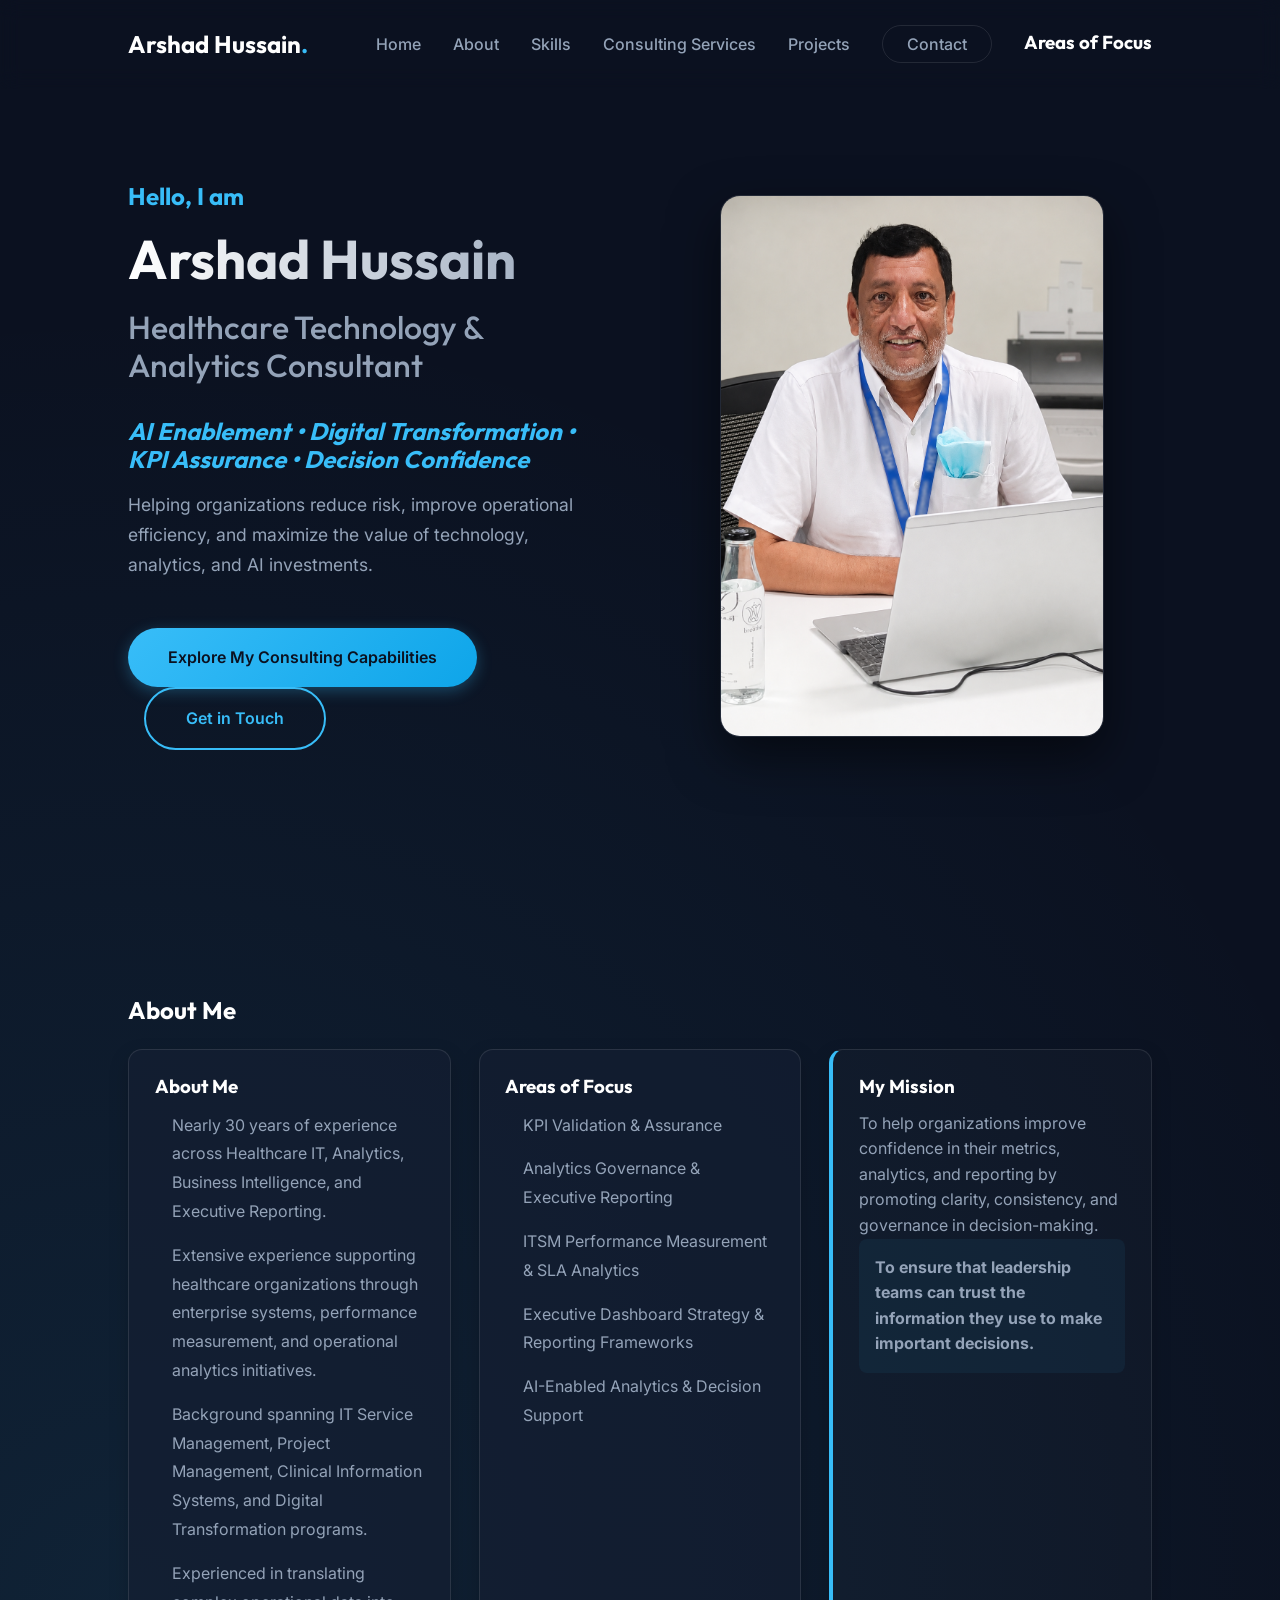
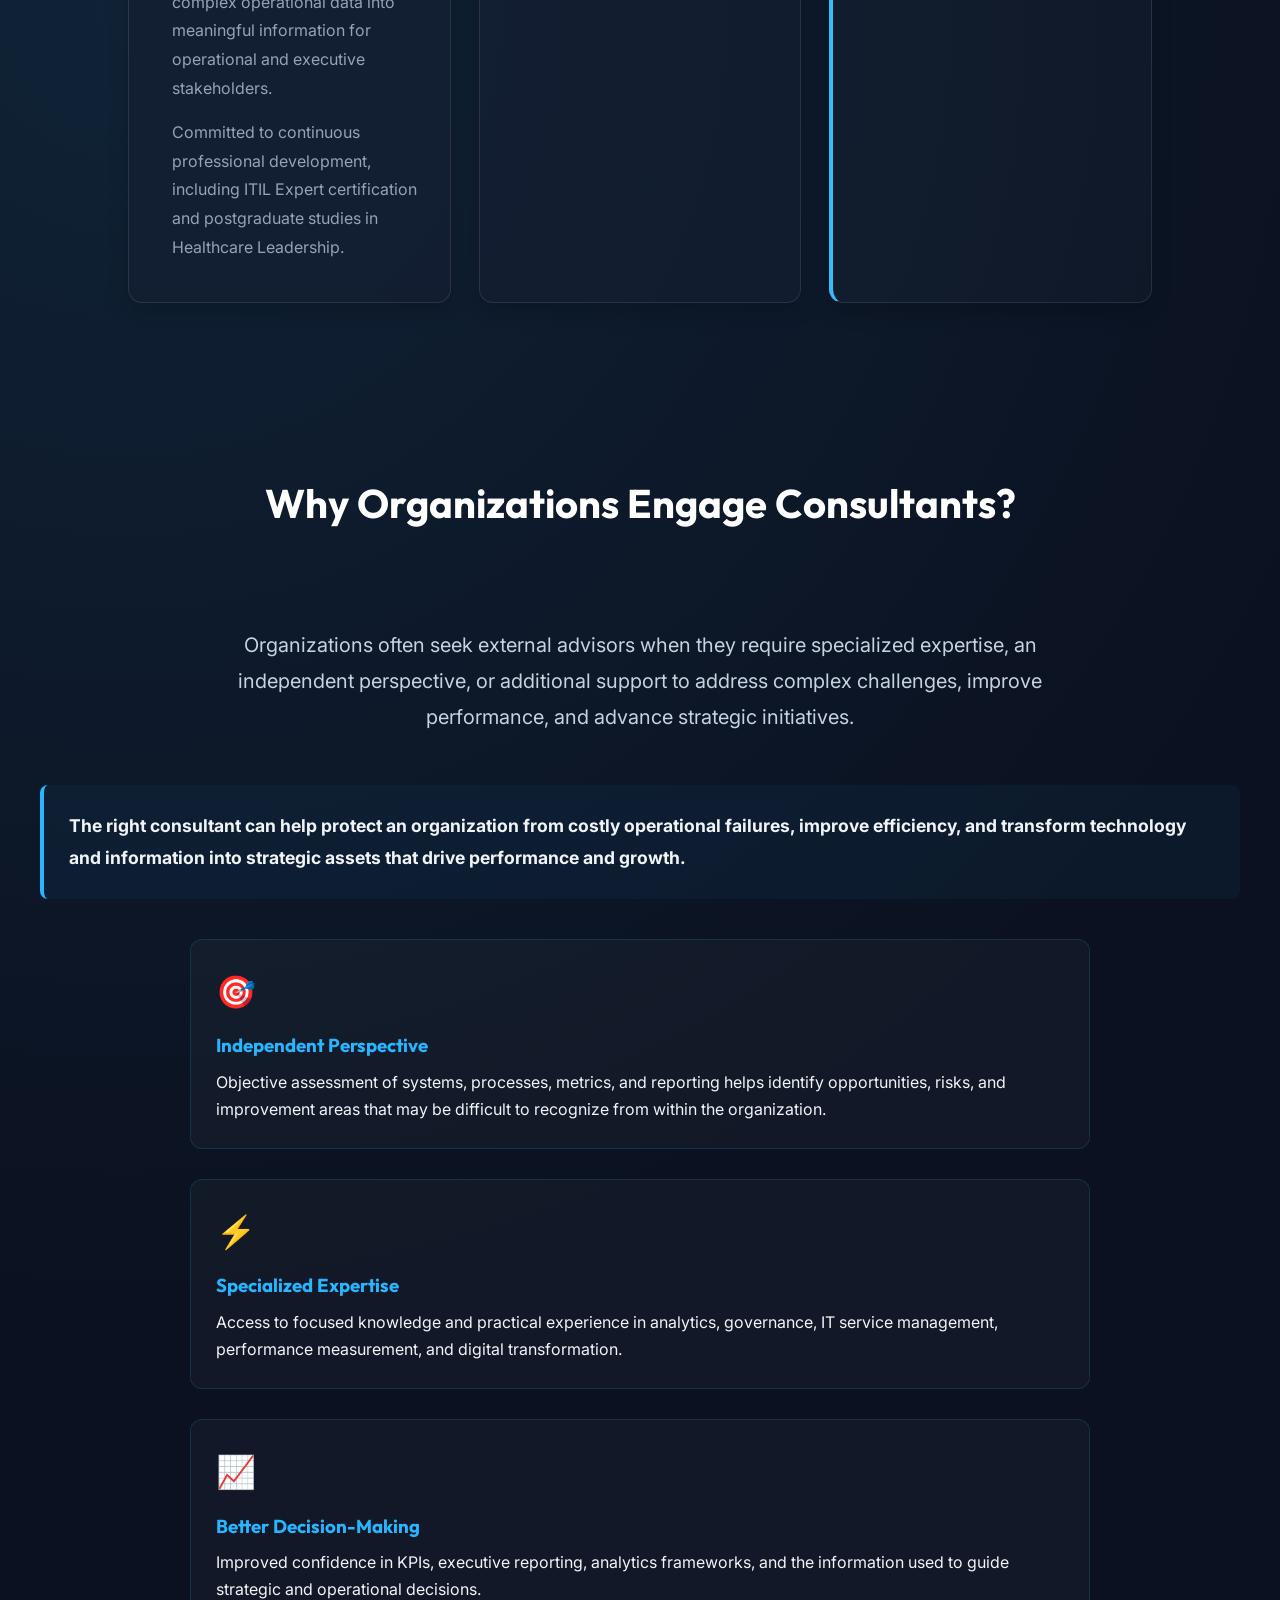
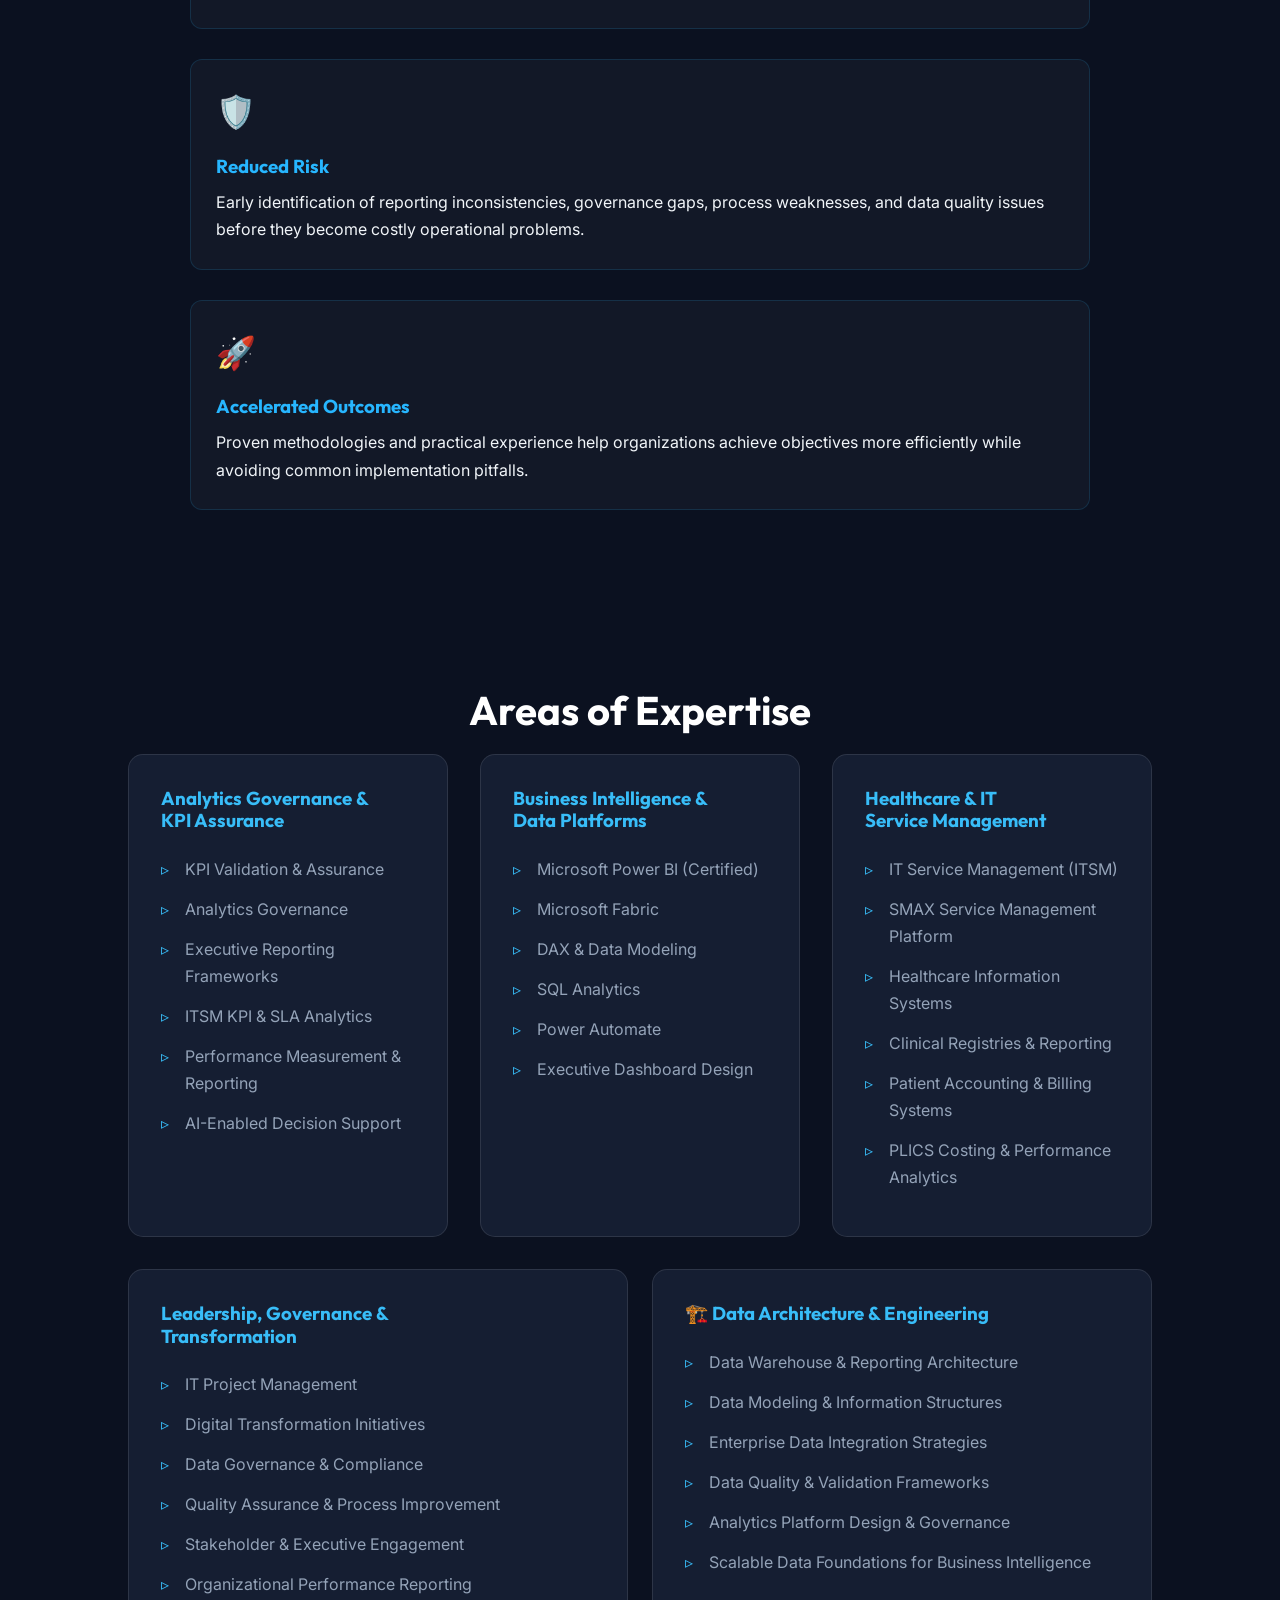
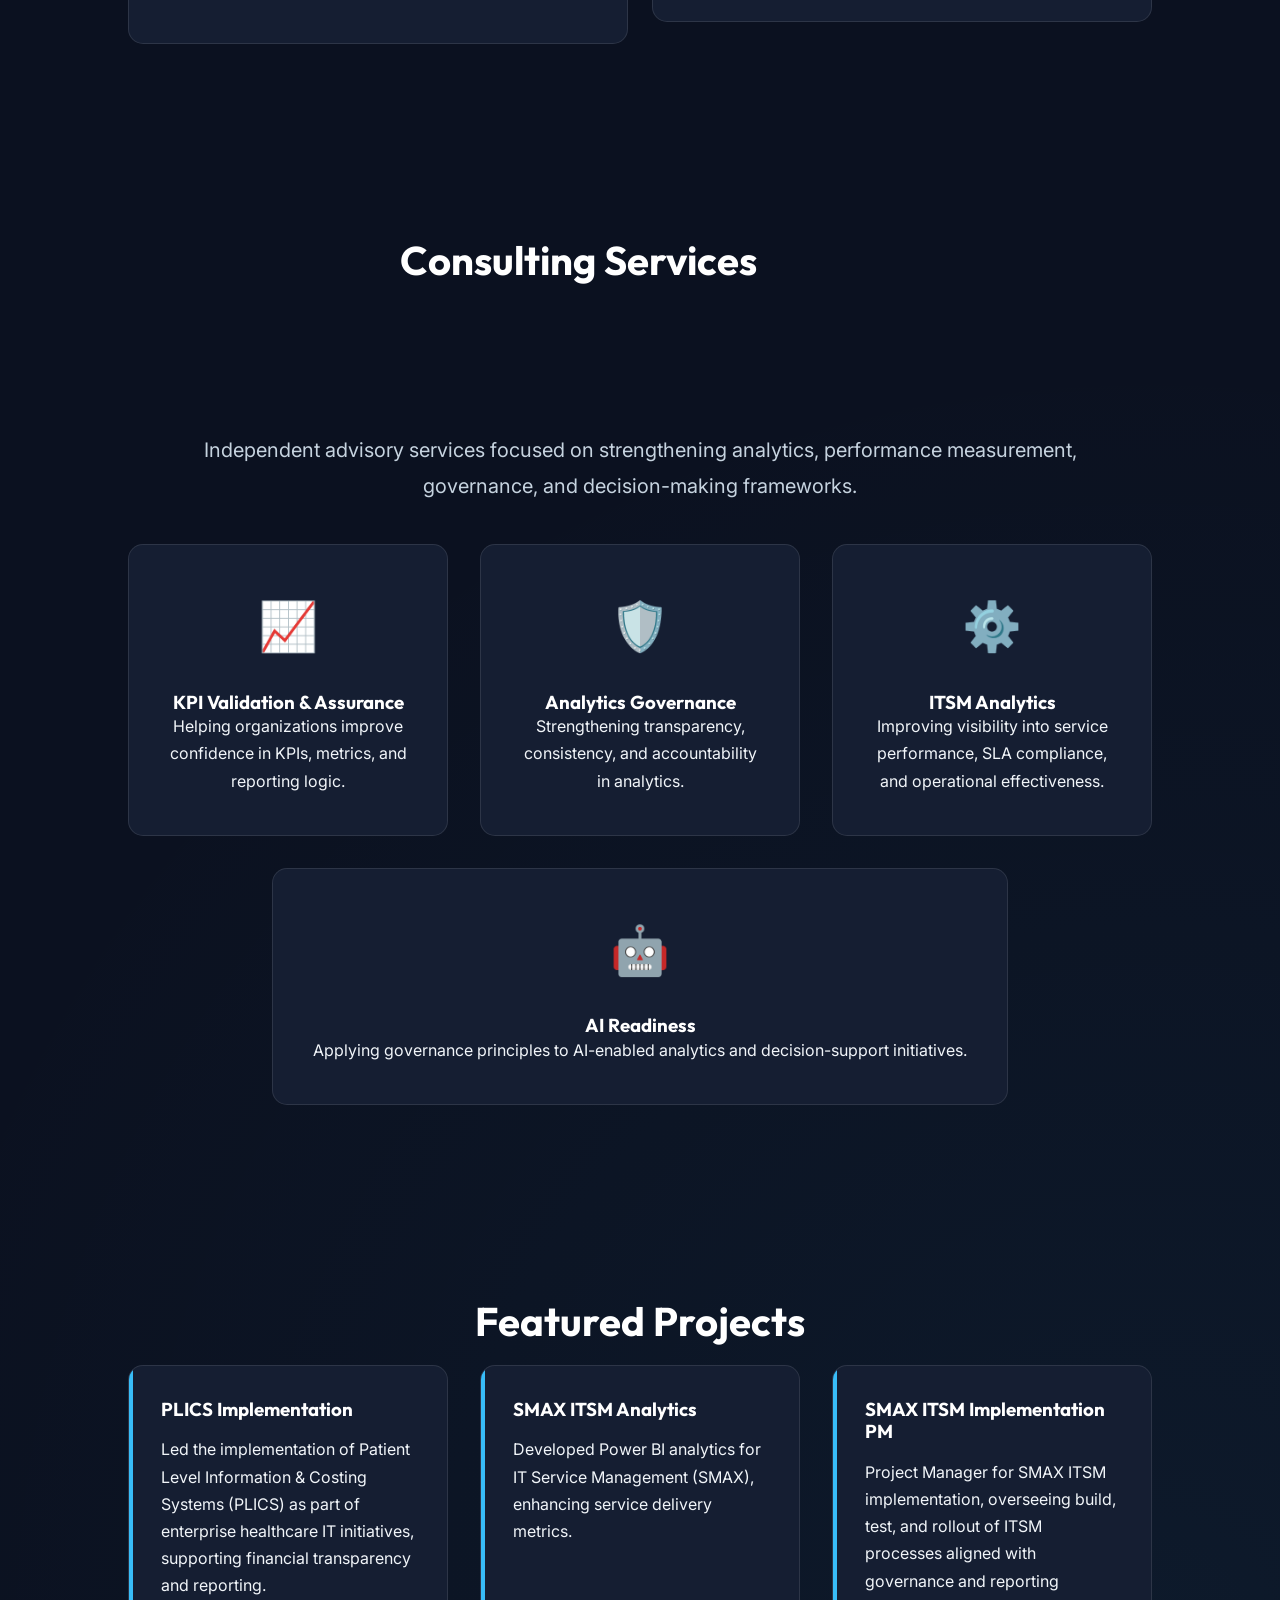
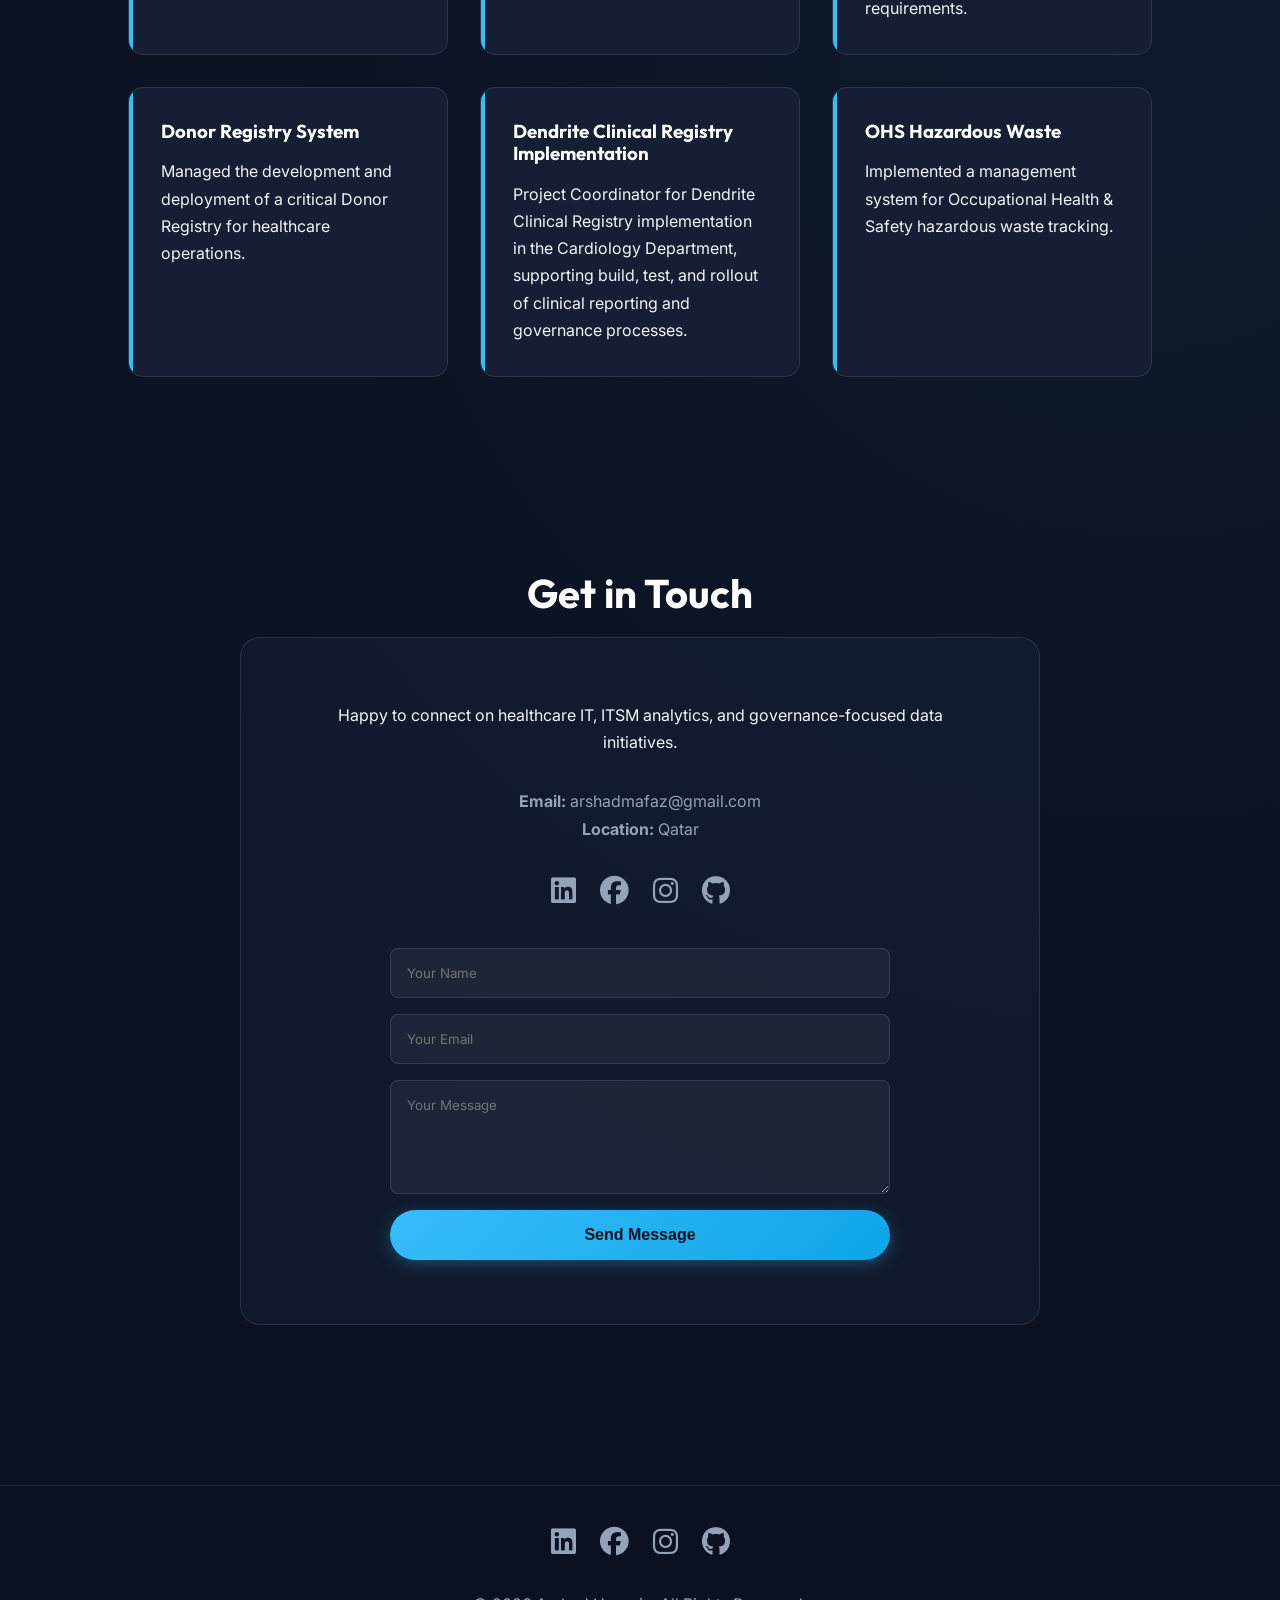
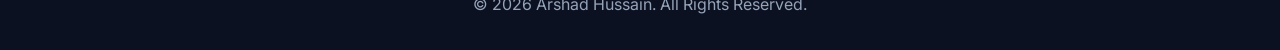
<file: index.html>
<!DOCTYPE html>
<html lang="en">

<head>
    <meta charset="UTF-8">
    <meta name="viewport" content="width=device-width, initial-scale=1.0">
    <meta name="description"
        content="Portfolio of Arshad Hussain - IT Manager & Power BI Data Analytics Specialist with 30+ years of experience.">
    <title>Arshad Hussain | IT Manager & Data Analytics Specialist</title>
    <!-- Google Fonts -->
    <link rel="preconnect" href="https://fonts.googleapis.com">
    <link rel="preconnect" href="https://fonts.gstatic.com" crossorigin>
    <link href="https://fonts.googleapis.com/css2?family=Inter:wght@300;400;600&family=Outfit:wght@500;700&display=swap"
        rel="stylesheet">
    <!-- Custom CSS -->
    <link rel="stylesheet" href="css/styles.css">
    <!-- Font Awesome -->
    <!-- Font Awesome -->
    <link rel="stylesheet" href="https://cdnjs.cloudflare.com/ajax/libs/font-awesome/6.4.0/css/all.min.css">
</head>

<body>

    <!-- Header -->
    <header id="header">
        <nav class="container">
            <div class="logo">Arshad Hussain<span>.</span></div>
            <ul class="nav-links">
                <li><a href="#hero">Home</a></li>
                <li><a href="#about">About</a></li>
                <li><a href="#skills">Skills</a></li>
                <li><a href="#services">Consulting Services</a></li>
                <li><a href="#projects">Projects</a></li>
                <li><a href="#contact" class="btn-nav">Contact</a></li>
        <div class="section-divider"></div>
        <h3>Areas of Focus</h3>
            <div class="menu-toggle">
                <i class="fas fa-bars"></i>
            </div>
        </nav>
    </header>

    <!-- Hero Section -->
    <section id="hero">
        <div class="container hero-content">

            <div class="hero-text">

                <h3>Hello, I am</h3>

                <h1>Arshad Hussain</h1>

                <h2>Healthcare Technology & Analytics Consultant</h2>

                <h3>
                    <em>
                        AI Enablement • Digital Transformation •
                        KPI Assurance • Decision Confidence
                    </em>
                </h3>

                <p>
                    Helping organizations reduce risk, improve operational efficiency,
                    and maximize the value of technology, analytics, and AI investments.
                </p>

                <div class="hero-btns">
                    <a href="consulting-capabilities.html" class="btn">
                        Explore My Consulting Capabilities
                    </a>

                    <a href="#contact"
                        class="btn btn-outline">
                        Get in Touch
                    </a>
                </div>

            </div>

            <div class="hero-image">
                <img class="hero-img-styled" src="assets/Images/arshad-hussain.jpg" alt="Arshad Hussain">
            </div>

        </div>
    </section>

    <section id="about">
        <div class="container">
        <h2>About Me</h2>

        <div class="about-grid">
            <div class="about-card">
                <h3>About Me</h3>
                <ul class="about-list">
                    <li>Nearly 30 years of experience across Healthcare IT, Analytics, Business Intelligence, and Executive Reporting.</li>

                    <li>Extensive experience supporting healthcare organizations through enterprise systems, performance measurement, and operational analytics initiatives.</li>

                    <li>Background spanning IT Service Management, Project Management, Clinical Information Systems, and Digital Transformation programs.</li>

                    <li>Experienced in translating complex operational data into meaningful information for operational and executive stakeholders.</li>

                    <li>Committed to continuous professional development, including ITIL Expert certification and postgraduate studies in Healthcare Leadership.</li>
                </ul>
            </div>

            <div class="about-card">
                <h3>Areas of Focus</h3>
                <ul class="about-list">
                    <li>KPI Validation & Assurance</li>

                    <li>Analytics Governance & Executive Reporting</li>

                    <li>ITSM Performance Measurement & SLA Analytics</li>

                    <li>Executive Dashboard Strategy & Reporting Frameworks</li>

                    <li>AI-Enabled Analytics & Decision Support</li>
                </ul>
            </div>

            <div class="about-card mission-statement">
                <h3>My Mission</h3>

                <p>
                    To help organizations improve confidence in their metrics,
                    analytics, and reporting by promoting clarity,
                    consistency, and governance in decision-making.
                </p>

                <p class="mission-statement">
                    <strong>
                        To ensure that leadership teams can trust the
                        information they use to make important decisions.
                    </strong>
                </p>

            </div>
        </div>
        </div>
    </section>

    <!-- Skills Section -->
    <section id="why-consultant">
        <div class="container">

            <div class="section-divider"></div>

            <h2 class="section-title">Why Organizations Engage Consultants?</h2>

            <p class="section-intro">
                Organizations often seek external advisors when they require
                specialized expertise, an independent perspective, or additional
                support to address complex challenges, improve performance,
                and advance strategic initiatives.
            </p>

            <div class="consultant-quote">
                <p>
                    <strong>
                        The right consultant can help protect an organization from costly operational failures,
                        improve efficiency, and transform technology and information into strategic assets
                        that drive performance and growth.
                    </strong>
                </p>
            </div>

            <div class="consultant-grid">

                <div class="consultant-card">
                    <div class="consultant-icon">🎯</div>
                    <h3>Independent Perspective</h3>
                    <p>
                        Objective assessment of systems, processes, metrics,
                        and reporting helps identify opportunities, risks,
                        and improvement areas that may be difficult to recognize
                        from within the organization.
                    </p>
                </div>

                <div class="consultant-card">
                    <div class="consultant-icon">⚡</div>
                    <h3>Specialized Expertise</h3>
                    <p>
                        Access to focused knowledge and practical experience
                        in analytics, governance, IT service management,
                        performance measurement, and digital transformation.
                    </p>
                </div>

                <div class="consultant-card">
                    <div class="consultant-icon">📈</div>
                    <h3>Better Decision-Making</h3>
                    <p>
                        Improved confidence in KPIs, executive reporting,
                        analytics frameworks, and the information used to
                        guide strategic and operational decisions.
                    </p>
                </div>

                <div class="consultant-card">
                    <div class="consultant-icon">🛡️</div>
                    <h3>Reduced Risk</h3>
                    <p>
                        Early identification of reporting inconsistencies,
                        governance gaps, process weaknesses, and data quality
                        issues before they become costly operational problems.
                    </p>
                </div>

                <div class="consultant-card">
                    <div class="consultant-icon">🚀</div>
                    <h3>Accelerated Outcomes</h3>
                    <p>
                        Proven methodologies and practical experience help
                        organizations achieve objectives more efficiently
                        while avoiding common implementation pitfalls.
                    </p>
                </div>

            </div>

            

        </div>
    </section>

    <section id="skills">
        <div class="container">
            <h2 class="section-title">Areas of Expertise</h2>
            <div class="skills-grid">
                <!-- Analytics Governance & KPI Assurance -->
                <div class="skill-card">
                    <h3>Analytics Governance &<br>KPI Assurance</h3>
                    <ul>
                        <li>KPI Validation & Assurance</li>
                        <li>Analytics Governance</li>
                        <li>Executive Reporting Frameworks</li>
                        <li>ITSM KPI & SLA Analytics</li>
                        <li>Performance Measurement & Reporting</li>
                        <li>AI-Enabled Decision Support</li>
                    </ul>
                </div>
                <!-- Business Intelligence & Data Platforms -->
                <div class="skill-card">
                    <h3>Business Intelligence &<br>Data Platforms</h3>
                    <ul>
                        <li>Microsoft Power BI (Certified)</li>
                        <li>Microsoft Fabric</li>
                        <li>DAX & Data Modeling</li>
                        <li>SQL Analytics</li>
                        <li>Power Automate</li>
                        <li>Executive Dashboard Design</li>
                    </ul>
                </div>
                <!-- Healthcare & IT Service Management -->
                <div class="skill-card">
                    <h3>Healthcare & IT<br>Service Management</h3>
                    <ul>
                        <li>IT Service Management (ITSM)</li>
                        <li>SMAX Service Management Platform</li>
                        <li>Healthcare Information Systems</li>
                        <li>Clinical Registries & Reporting</li>
                        <li>Patient Accounting & Billing Systems</li>
                        <li>PLICS Costing & Performance Analytics</li>
                    </ul>
                </div>
                <!-- Leadership and Data Architecture pair -->
                <div class="skill-row" role="group">
                    <div class="skill-card">
                        <h3>Leadership, Governance &<br>Transformation</h3>
                        <ul>
                            <li>IT Project Management</li>
                            <li>Digital Transformation Initiatives</li>
                            <li>Data Governance & Compliance</li>
                            <li>Quality Assurance & Process Improvement</li>
                            <li>Stakeholder & Executive Engagement</li>
                            <li>Organizational Performance Reporting</li>
                        </ul>
                    </div>

                    <div class="skill-card">
                        <h3>🏗️ Data Architecture & Engineering</h3>

                        <ul>
                            <li>Data Warehouse & Reporting Architecture</li>
                            <li>Data Modeling & Information Structures</li>
                            <li>Enterprise Data Integration Strategies</li>
                            <li>Data Quality & Validation Frameworks</li>
                            <li>Analytics Platform Design & Governance</li>
                            <li>Scalable Data Foundations for Business Intelligence</li>
                        </ul>
                    </div>
                </div>
            </div>
        </div>
    </section>

    <section id="services">
    <div class="container">

        <h2 class="section-title">Consulting Services</h2>

        <p class="section-intro">
            Independent advisory services focused on strengthening analytics,
            performance measurement, governance, and decision-making frameworks.
        </p>

        <div class="services-grid">

            <div class="service-card">
                <div class="service-icon">📈</div>
                <h3>KPI Validation & Assurance</h3>
                <p>
                    Helping organizations improve confidence in KPIs,
                    metrics, and reporting logic.
                </p>
            </div>

            <div class="service-card">
                <div class="service-icon">🛡️</div>
                <h3>Analytics Governance</h3>
                <p>
                    Strengthening transparency, consistency,
                    and accountability in analytics.
                </p>
            </div>

            <div class="service-card">
                <div class="service-icon">⚙️</div>
                <h3>ITSM Analytics</h3>
                <p>
                    Improving visibility into service performance,
                    SLA compliance, and operational effectiveness.
                </p>
            </div>

            <div class="service-card center-card">
                <div class="service-icon">🤖</div>
                <h3>AI Readiness</h3>
                <p>
                    Applying governance principles to AI-enabled
                    analytics and decision-support initiatives.
                </p>
            </div>

        </div>

    </div>
    </section>

    <!-- Projects Section -->
    <section id="projects">
        <div class="container">
            <h2 class="section-title">Featured Projects</h2>
            <div class="projects-grid">
                <div class="project-card">
                    <h3>PLICS Implementation</h3>
                    <p>Led the implementation of Patient Level Information & Costing Systems (PLICS) as part of
                        enterprise healthcare IT initiatives, supporting financial transparency and reporting.</p>
                </div>
                <div class="project-card">
                    <h3>SMAX ITSM Analytics</h3>
                    <p>Developed Power BI analytics for IT Service Management (SMAX), enhancing service delivery
                        metrics.</p>
                </div>
                <div class="project-card">
                    <h3><strong>SMAX ITSM Implementation PM</strong></h3>
                    <p>Project Manager for SMAX ITSM implementation, overseeing build, test, and rollout of ITSM
                        processes aligned with governance and reporting requirements.</p>
                </div>
                <div class="project-card">
                    <h3>Donor Registry System</h3>
                    <p>Managed the development and deployment of a critical Donor Registry for healthcare operations.
                    </p>
                </div>
                <div class="project-card">
                    <h3><strong>Dendrite Clinical Registry Implementation</strong></h3>
                    <p>Project Coordinator for Dendrite Clinical Registry implementation in the Cardiology Department,
                        supporting build, test, and rollout of clinical reporting and governance processes.</p>
                </div>
                <div class="project-card">
                    <h3>OHS Hazardous Waste</h3>
                    <p>Implemented a management system for Occupational Health & Safety hazardous waste tracking.</p>
                </div>
            </div>
        </div>
    </section>

    <!-- Contact Section -->
    <section id="contact">
        <div class="container">
            <h2 class="section-title">Get in Touch</h2>
            <div class="contact-wrapper">
                <p>Happy to connect on healthcare IT, ITSM analytics, and governance-focused data initiatives.</p>
                <div class="contact-info">
                    <p><strong>Email:</strong> arshadmafaz@gmail.com</p>
                    <p><strong>Location:</strong> Qatar</p>
                    <div class="social-links">
                        <a href="https://www.linkedin.com/in/arshadhussainmafaz/" target="_blank"
                            aria-label="LinkedIn"><i class="fab fa-linkedin"></i></a>
                        <a href="https://www.facebook.com/arshadmafaz" target="_blank" aria-label="Facebook"><i
                                class="fab fa-facebook"></i></a>
                        <a href="https://www.instagram.com/arshadmafaz" target="_blank" aria-label="Instagram"><i
                                class="fab fa-instagram"></i></a>
                        <a href="https://github.com/arshadmafaz/Portfolio" target="_blank" aria-label="GitHub"><i
                                class="fab fa-github"></i></a>
                    </div>
                </div>
                <!-- Simple Form Placeholder -->
                <iframe name="hidden_iframe" id="hidden_iframe" style="display:none;" title="hidden_iframe"></iframe>
                <form class="contact-form"
                    action="https://docs.google.com/forms/u/0/d/e/1FAIpQLSdK3bIAT_v2w5x3VxpL8073In0nbKLEcodhTcFKCbIFQ_lA8w/formResponse"
                    method="POST" target="hidden_iframe">
                    <input type="text" name="entry.1251856818" placeholder="Your Name" required>
                    <input type="email" name="entry.341287181" placeholder="Your Email" required>
                    <textarea name="entry.1369129388" placeholder="Your Message" rows="5" required></textarea>
                    <button type="submit" class="btn">Send Message</button>
                    <div id="form-message" class="form-message"></div>
                </form>
            </div>
        </div>
    </section>

    <!-- Footer -->
    <footer>
        <div class="container">
            <div class="social-links" style="margin-bottom: 1.5rem; margin-top: 0;">
                <a href="https://www.linkedin.com/in/arshadhussainmafaz/" target="_blank" aria-label="LinkedIn"><i
                        class="fab fa-linkedin"></i></a>
                <a href="https://www.facebook.com/arshadmafaz" target="_blank" aria-label="Facebook"><i
                        class="fab fa-facebook"></i></a>
                <a href="https://www.instagram.com/arshadmafaz" target="_blank" aria-label="Instagram"><i
                        class="fab fa-instagram"></i></a>
                <a href="https://github.com/arshadmafaz/Portfolio" target="_blank" aria-label="GitHub"><i
                        class="fab fa-github"></i></a>
            </div>
            <p>&copy; 2026 Arshad Hussain. All Rights Reserved.</p>
        </div>
    </footer>

    <script src="js/main.js"></script>
</body>

</html>
</file>
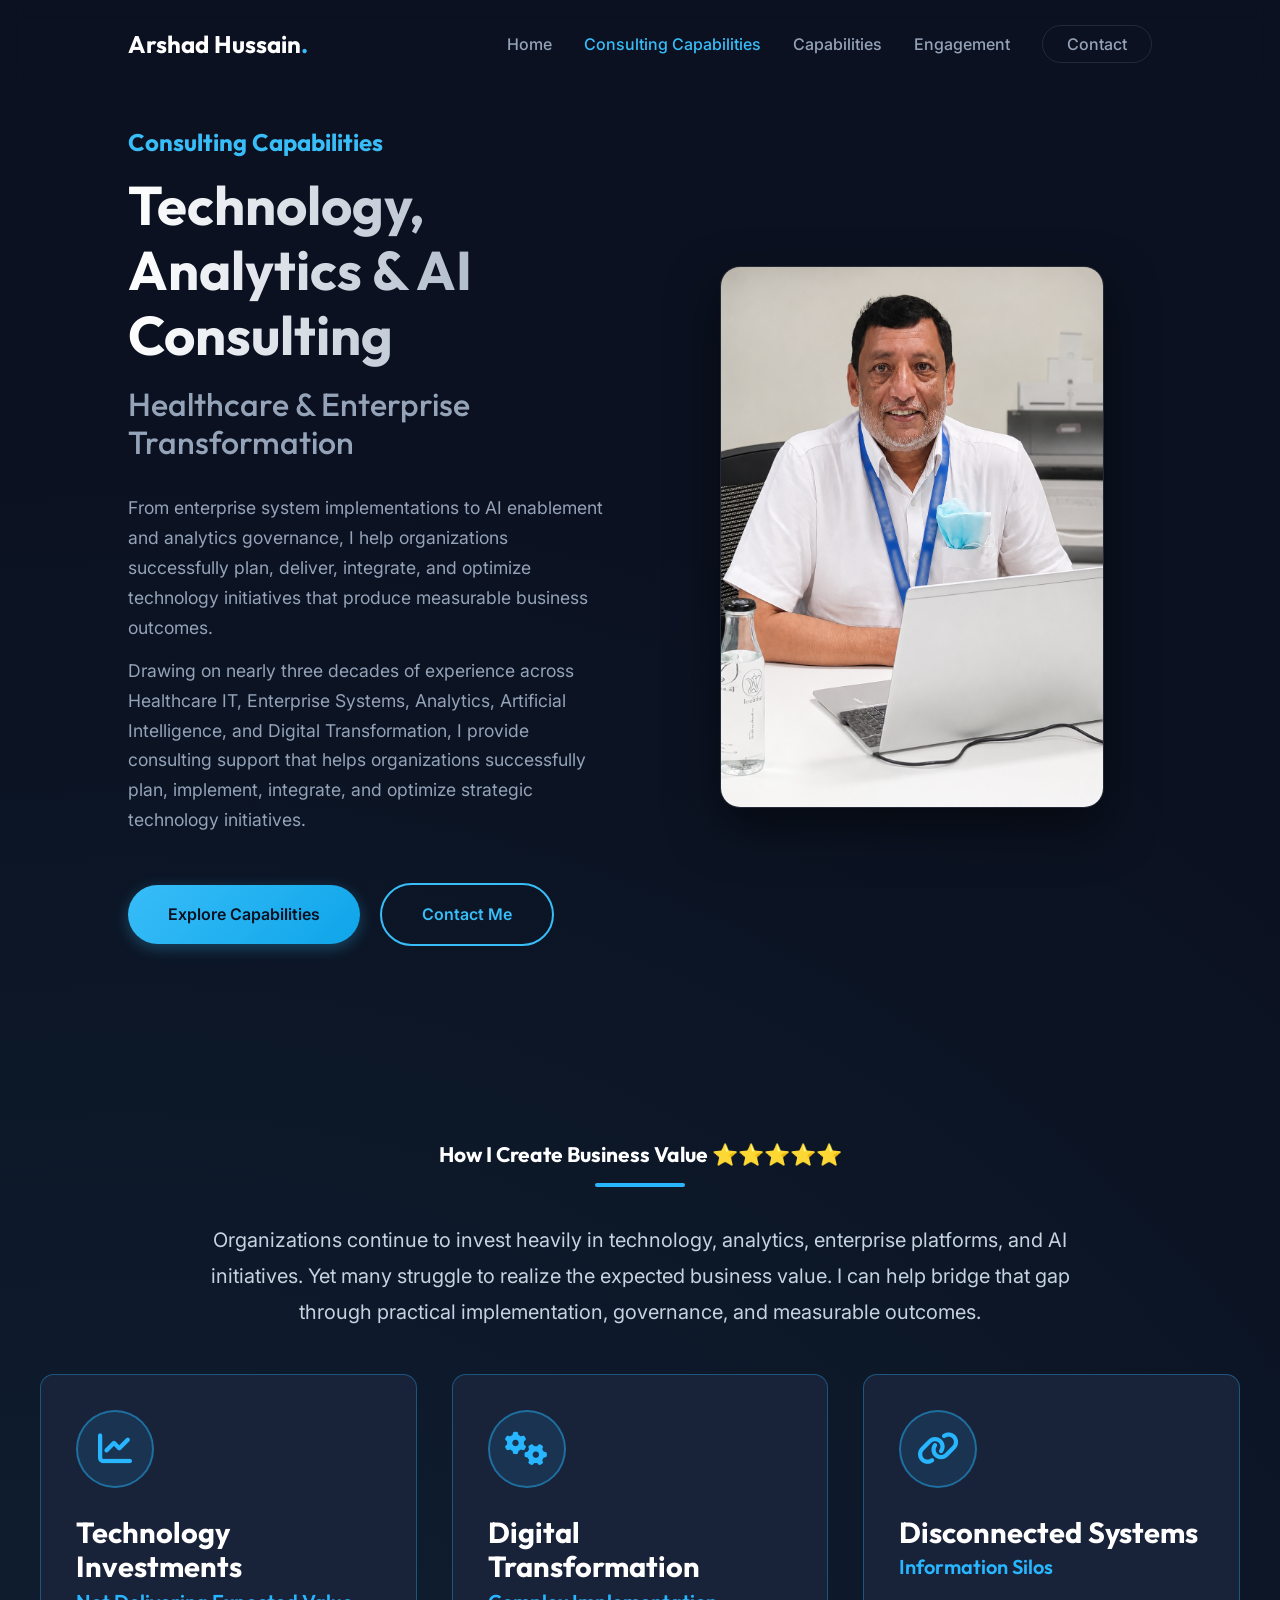
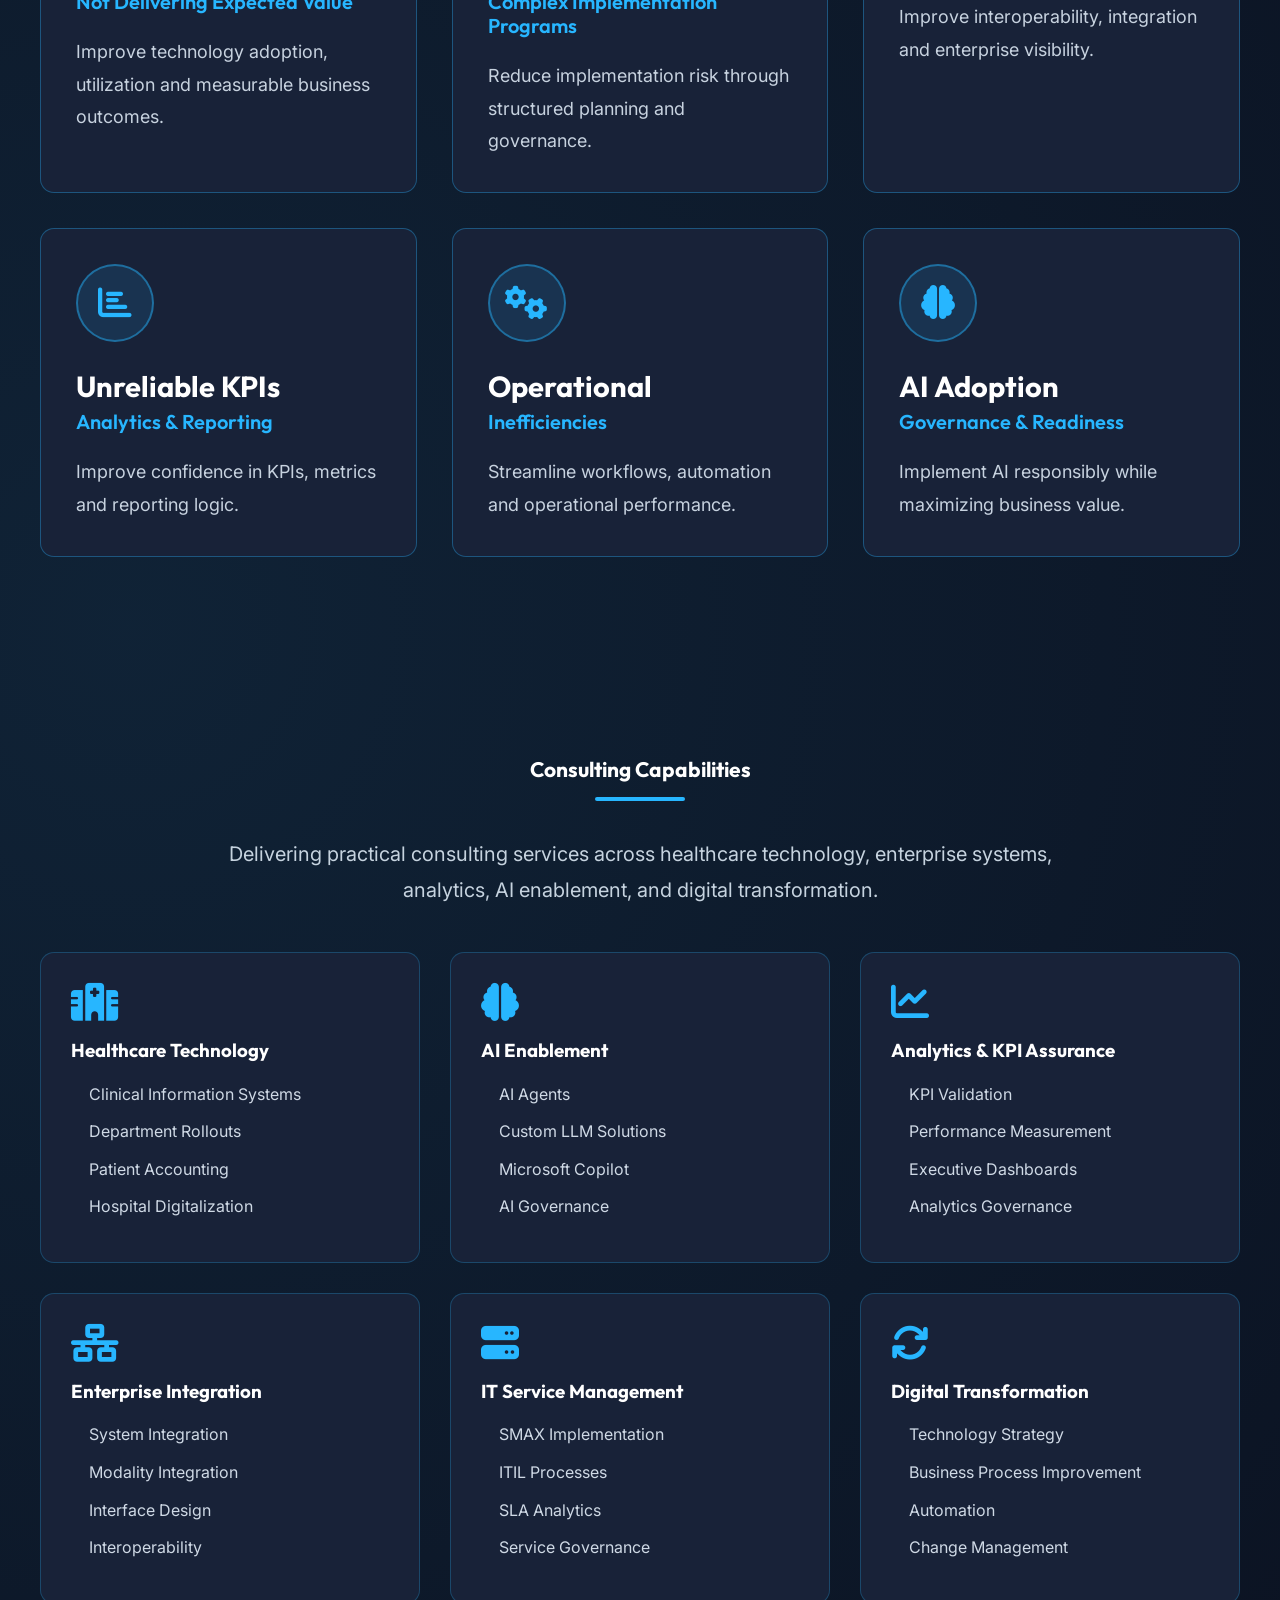
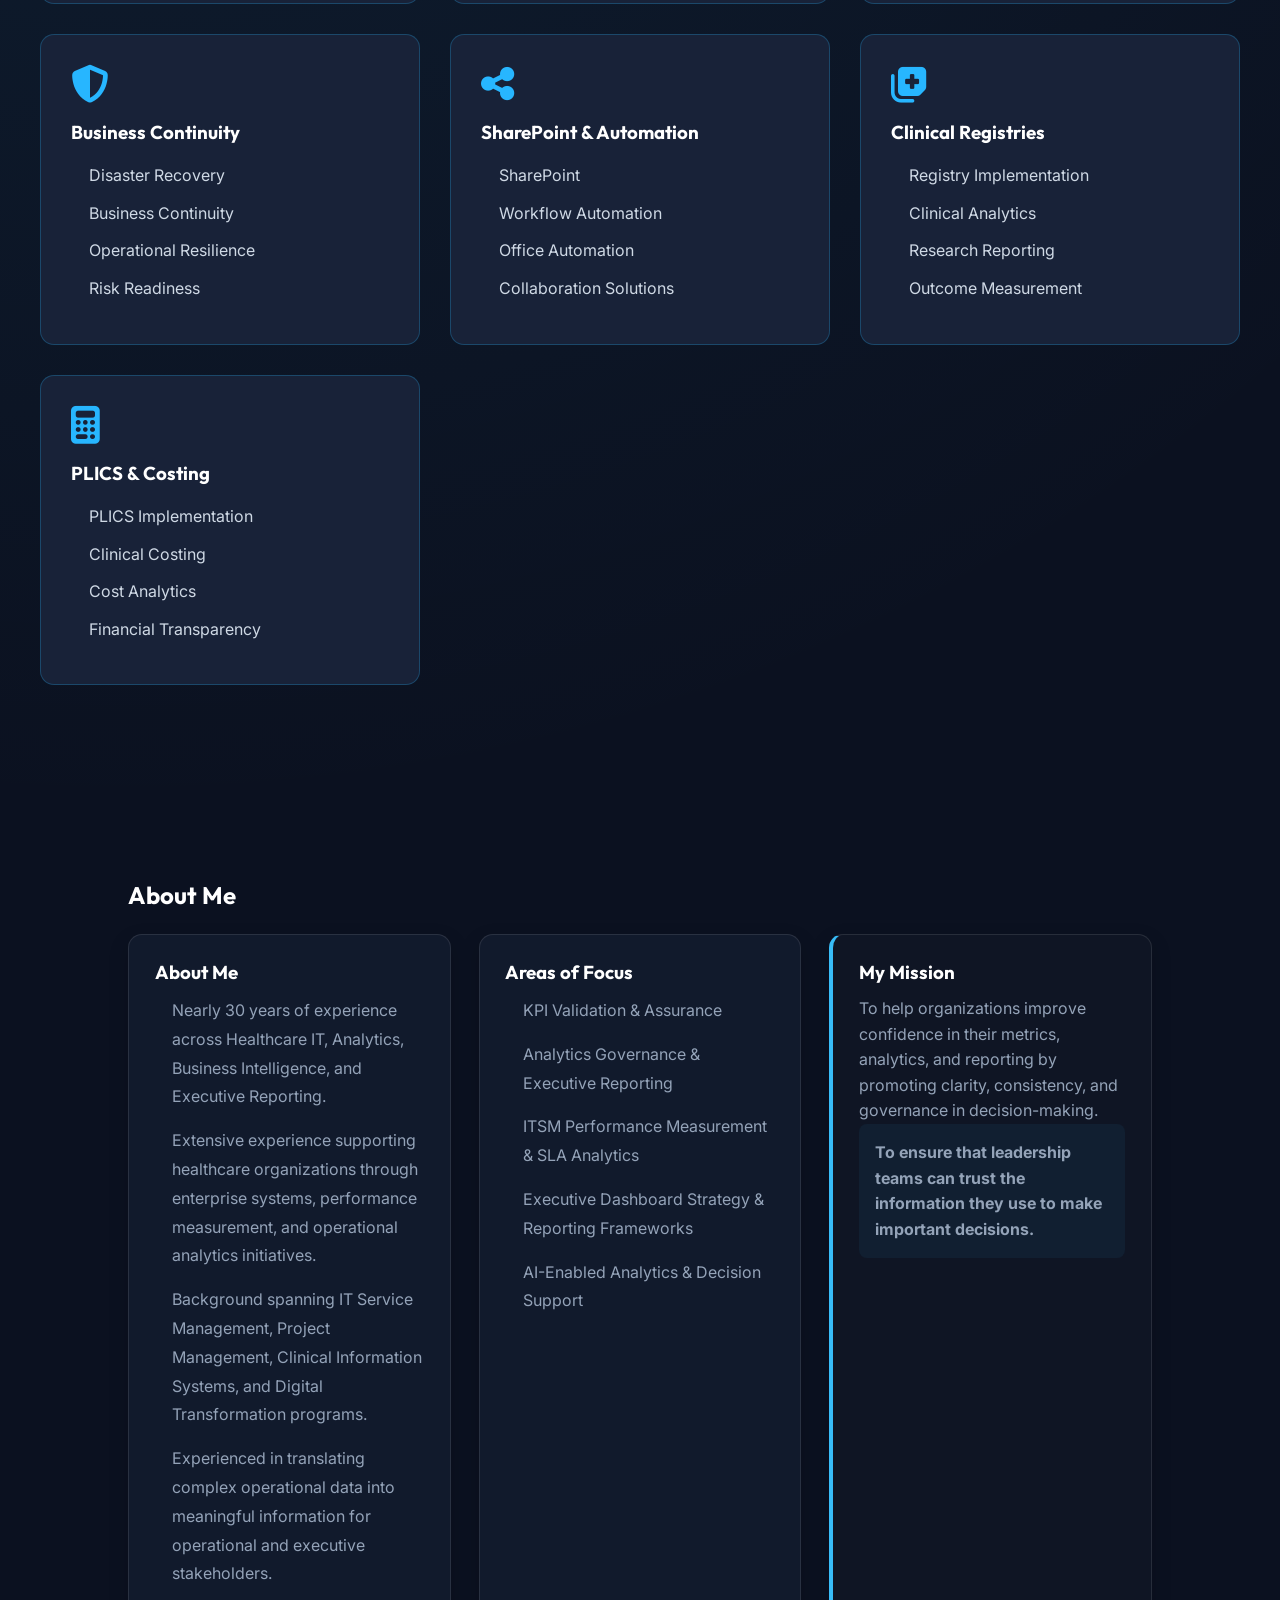
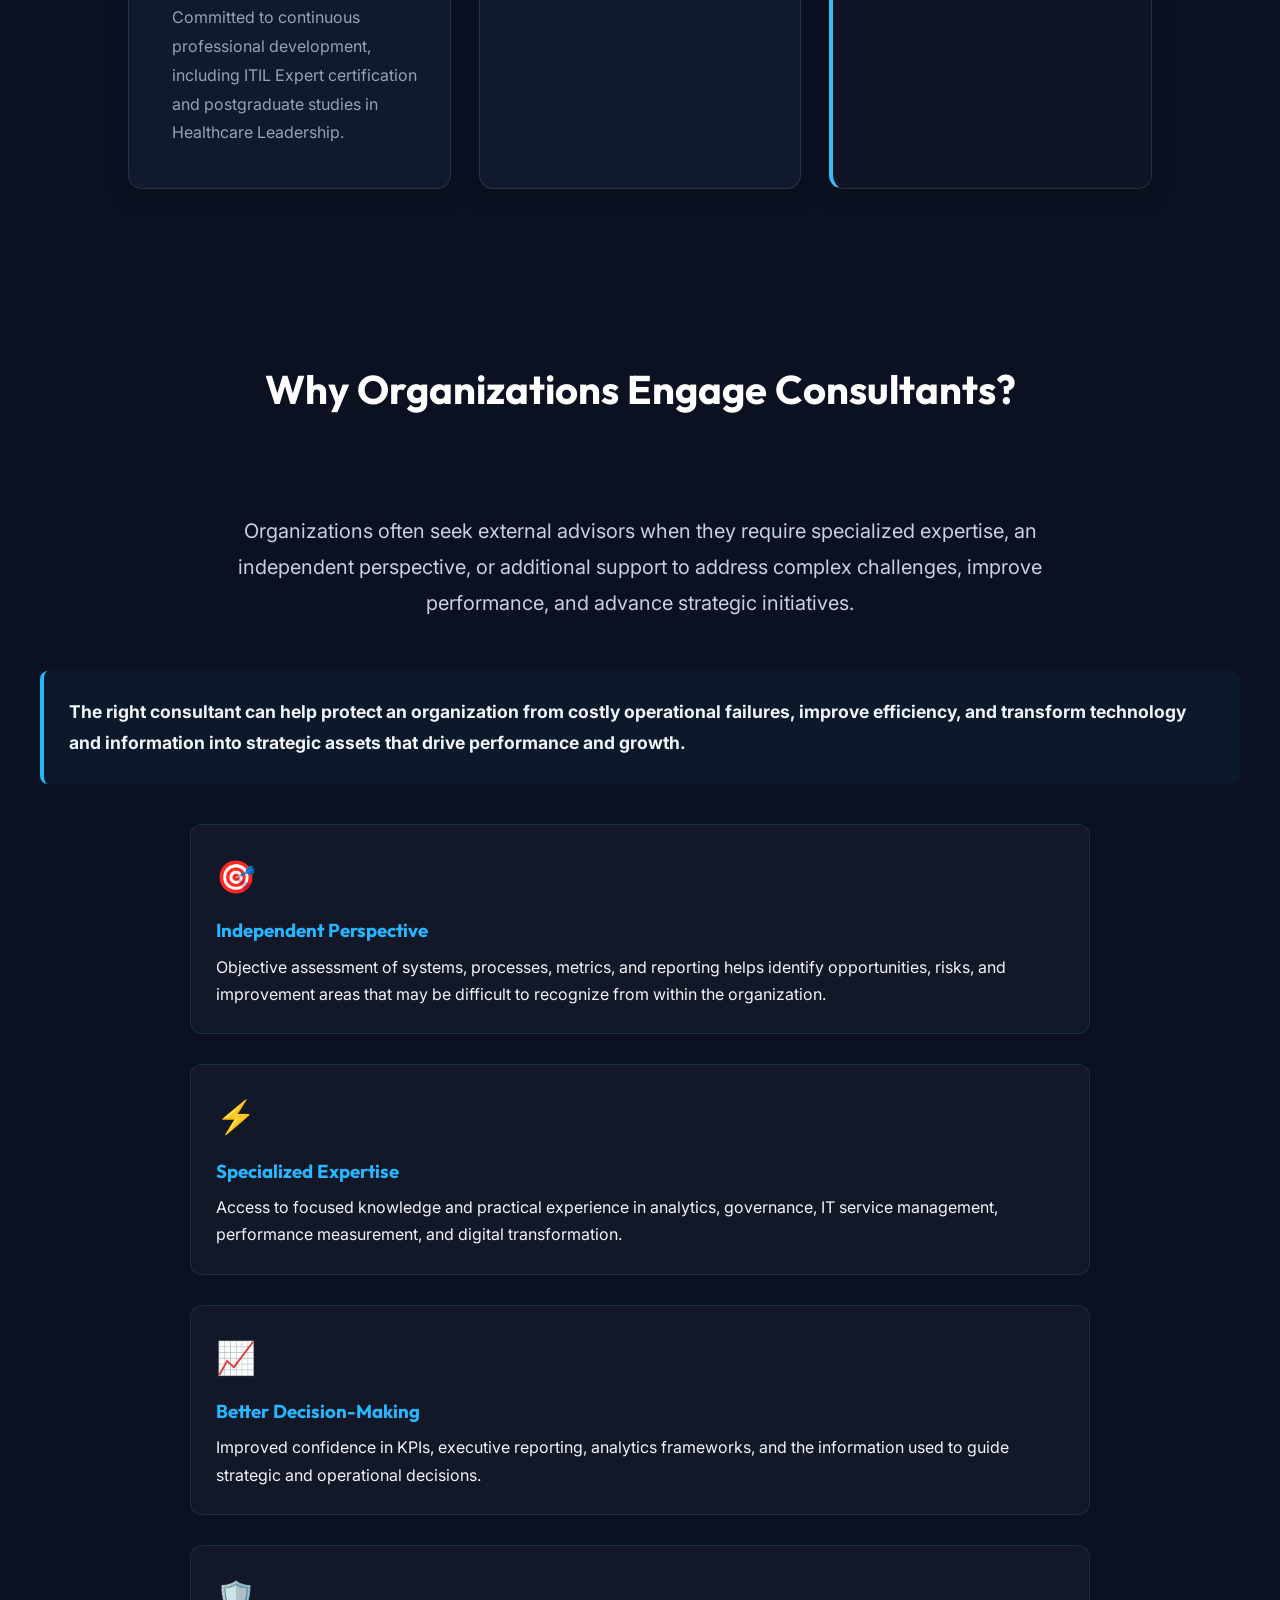
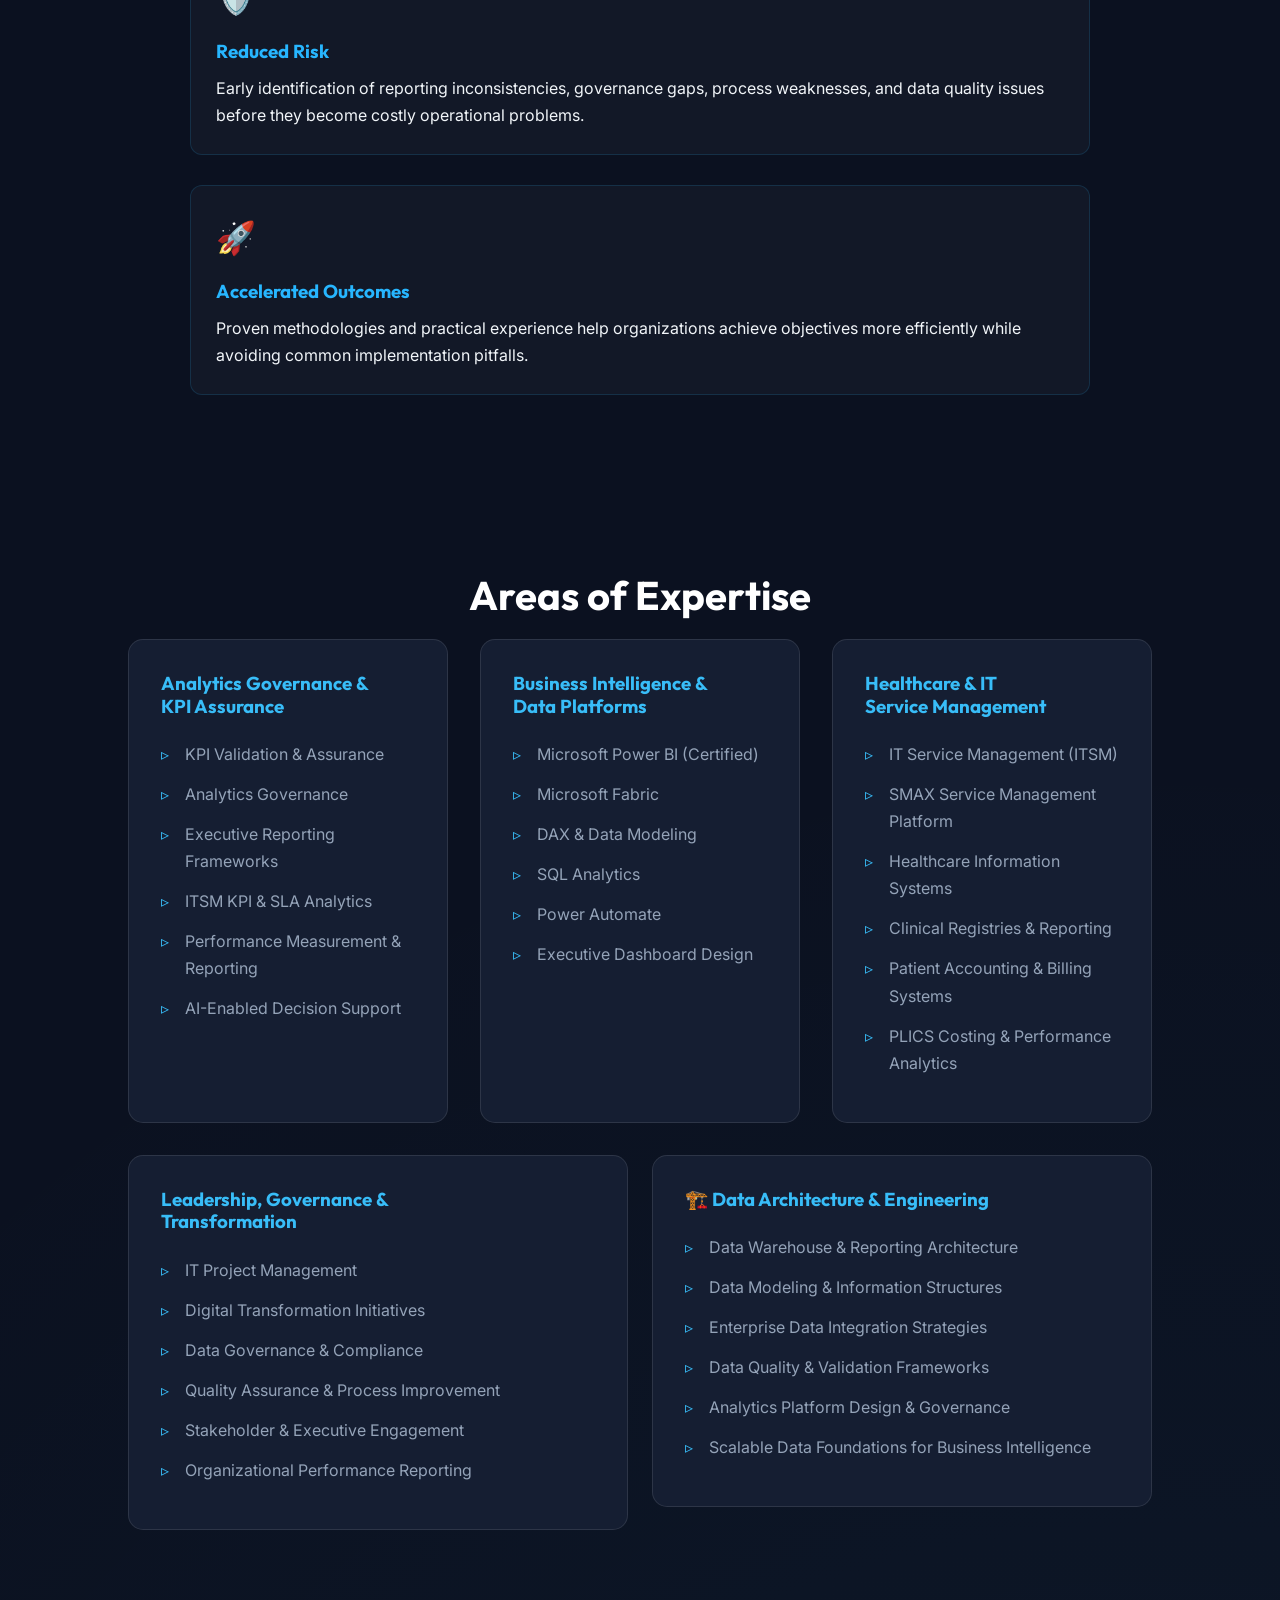
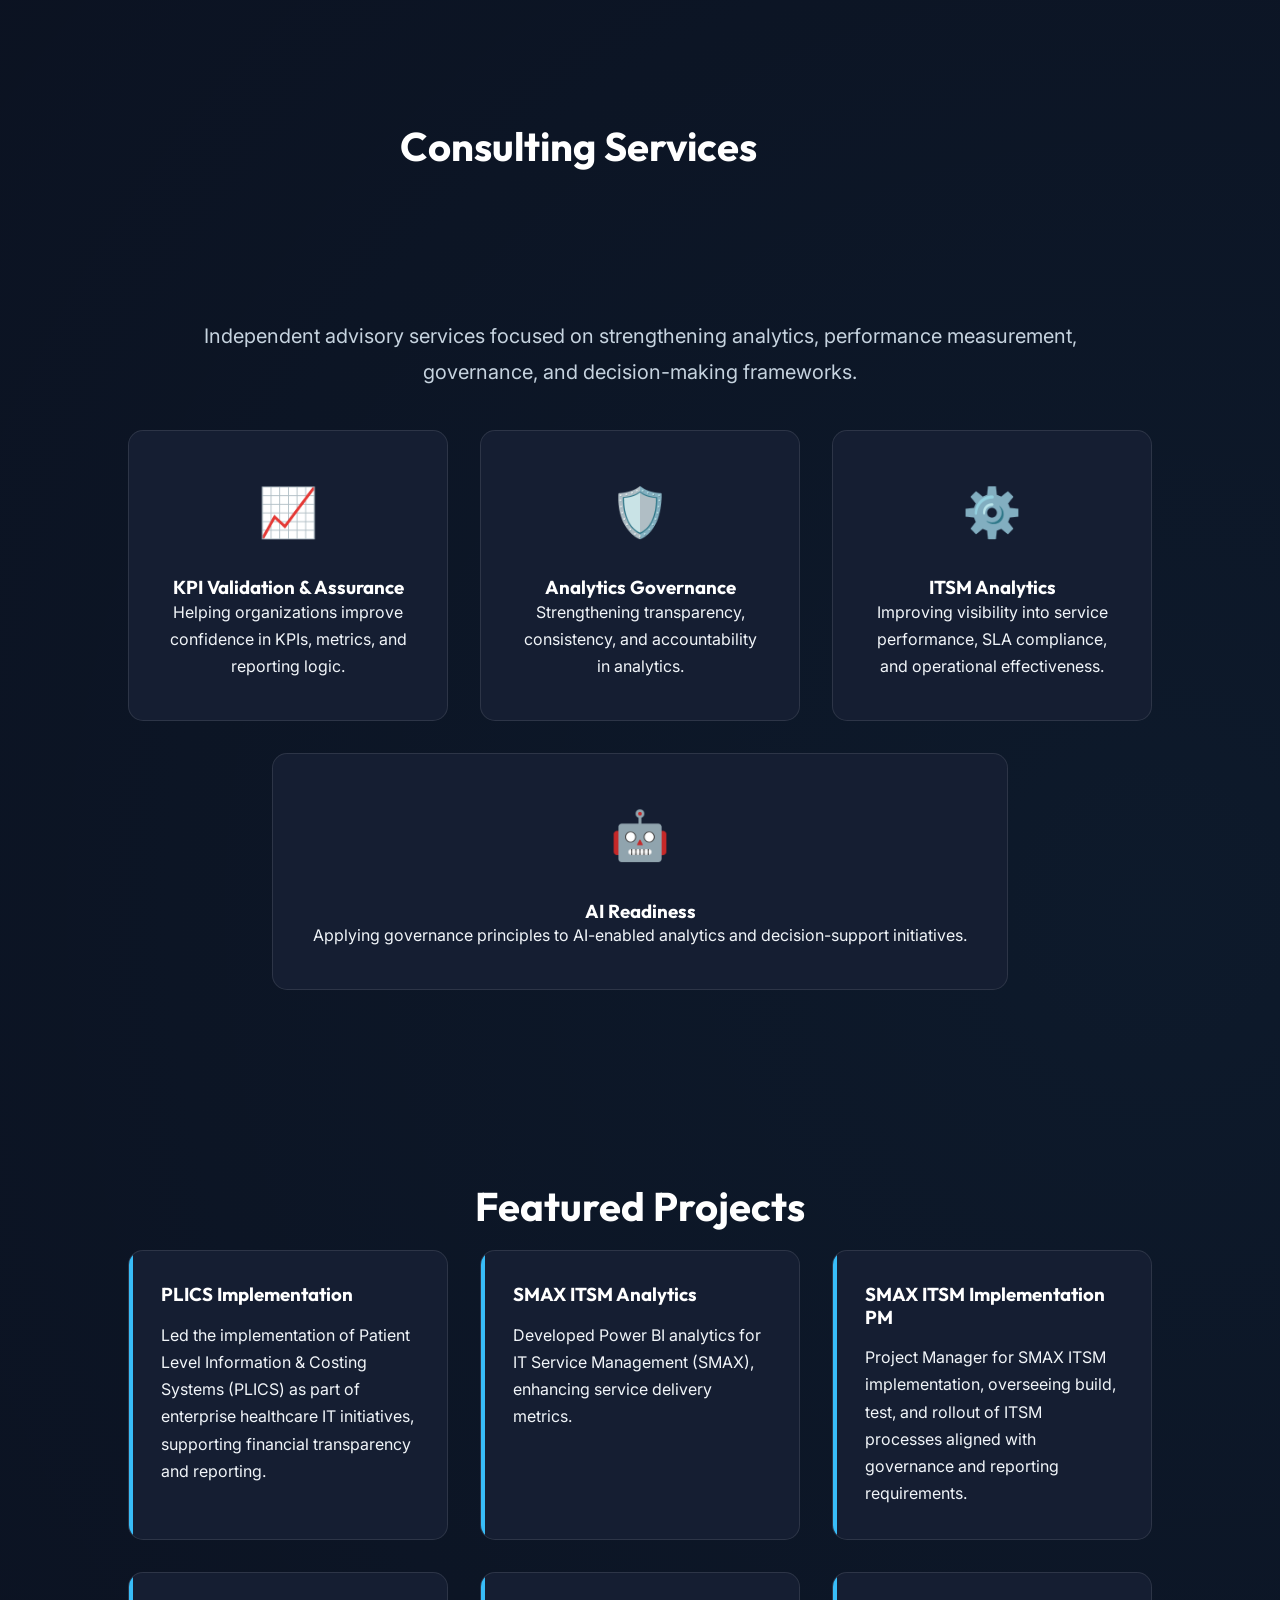
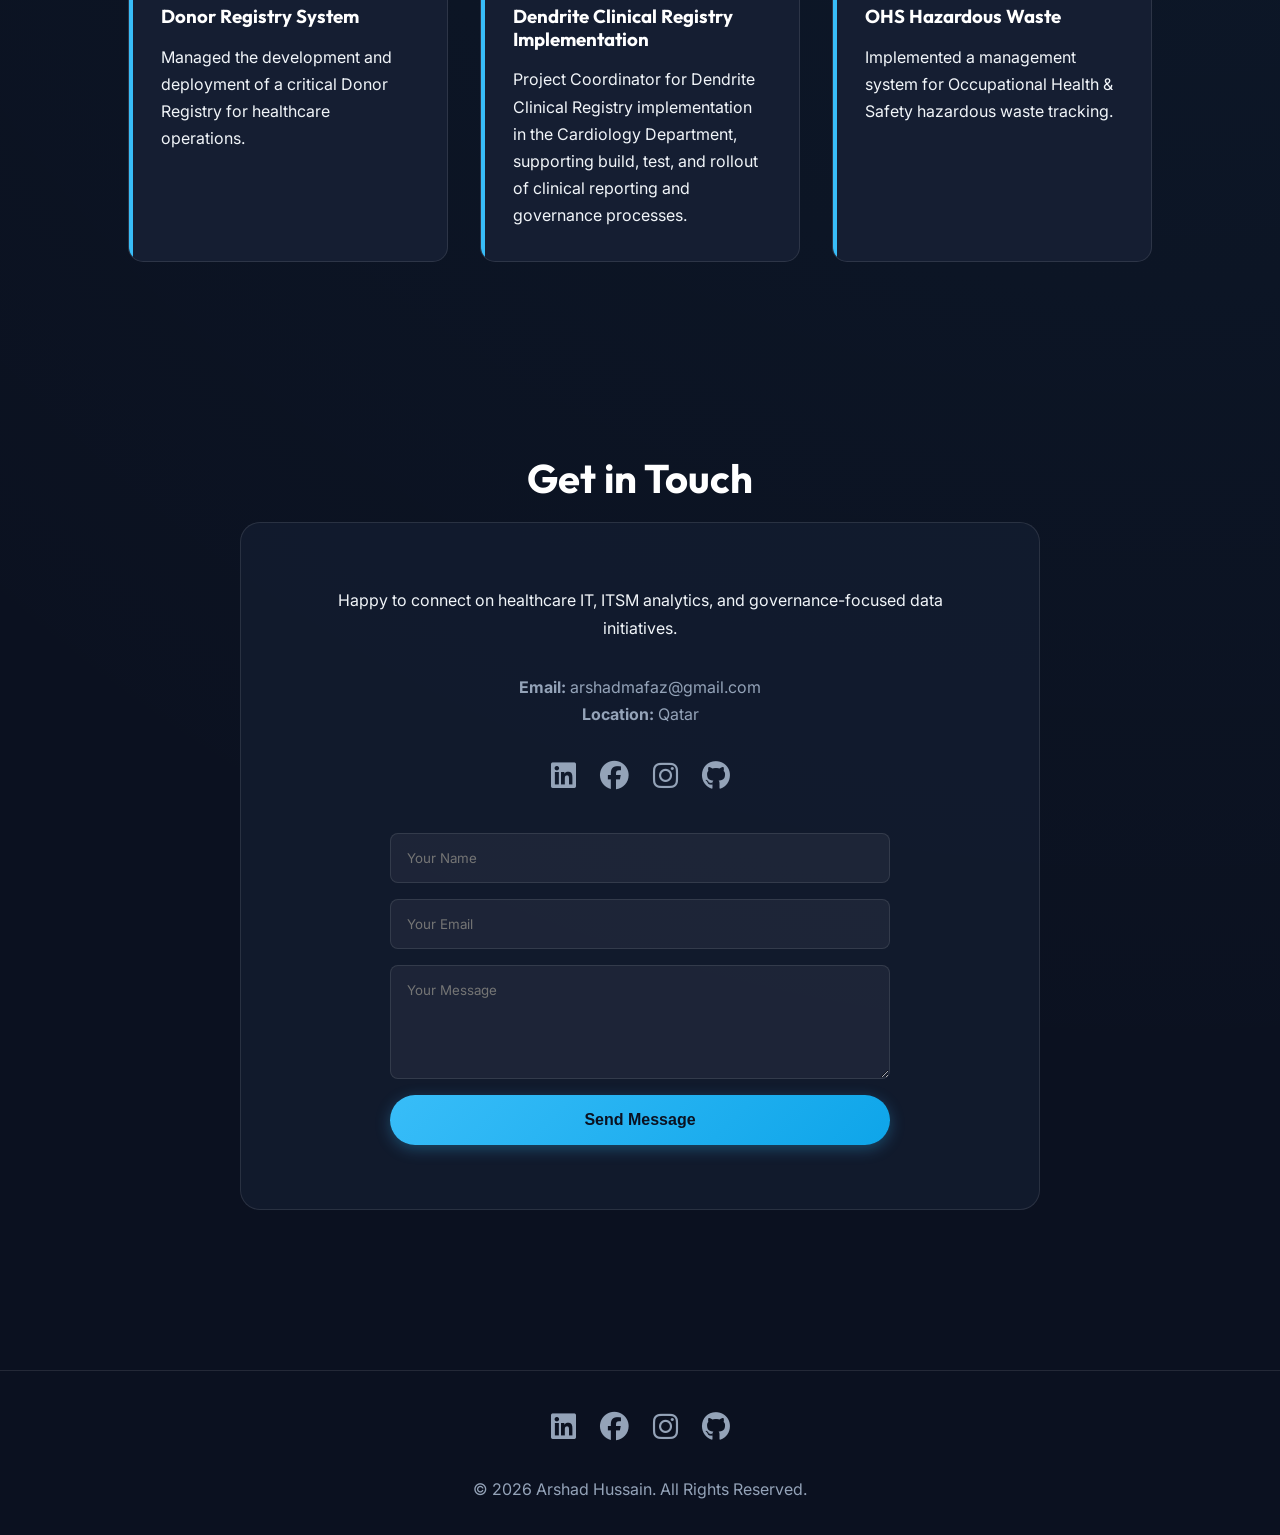
<file: consulting-capabilities.html>
<!DOCTYPE html>
<html lang="en">

<head>
    <meta charset="UTF-8">
    <meta name="viewport" content="width=device-width, initial-scale=1.0">
    <meta name="description"
        content="Portfolio of Arshad Hussain - IT Manager & Power BI Data Analytics Specialist with 30+ years of experience.">
    <title>Consulting Capabilities | Arshad Hussain</title>
    <!-- Google Fonts -->
    <link rel="preconnect" href="https://fonts.googleapis.com">
    <link rel="preconnect" href="https://fonts.gstatic.com" crossorigin>
    <link href="https://fonts.googleapis.com/css2?family=Inter:wght@300;400;600&family=Outfit:wght@500;700&display=swap"
        rel="stylesheet">
    <!-- Custom CSS -->
    <link rel="stylesheet" href="css/styles.css">
    <!-- Font Awesome -->
    <!-- Font Awesome -->
    <link rel="stylesheet" href="https://cdnjs.cloudflare.com/ajax/libs/font-awesome/6.4.0/css/all.min.css">
</head>

<body>

    <!-- ===========================
     HEADER & NAVIGATION
=========================== -->

<header id="header">
    <nav class="container">

        <!-- Logo -->
        <div class="logo">
            <a href="index.html">Arshad Hussain<span>.</span></a>
        </div>

        <!-- Navigation -->
        <ul class="nav-links">

            <li>
                <a href="index.html">Home</a>
            </li>

            <li>
                <a href="consulting-capabilities.html" class="active">
                    Consulting Capabilities
                </a>
            </li>

            <li>
                <a href="#capabilities">Capabilities</a>
            </li>

            <li>
                <a href="#engagement">Engagement</a>
            </li>

            <li>
                <a href="#contact" class="btn-nav">Contact</a>
            </li>

        </ul>

        <!-- Mobile Menu -->
        <div class="menu-toggle">
            <i class="fas fa-bars"></i>
        </div>

    </nav>
</header>

    <!-- ===========================
     HERO SECTION
=========================== -->

    <section id="hero">

        <div class="container hero-content">

            <!-- Left Content -->
            <div class="hero-text">

                <h3>Consulting Capabilities</h3>

                <h1>Technology, Analytics & AI Consulting</h1>

                <h2>Healthcare & Enterprise Transformation</h2>

                <p class="reduced-margin">
                    From enterprise system implementations to AI enablement and analytics governance,
                    I help organizations successfully plan, deliver, integrate, and optimize technology
                    initiatives that produce measurable business outcomes.
                </p>

                <p>
                    Drawing on nearly three decades of experience across
                    Healthcare IT, Enterprise Systems, Analytics,
                    Artificial Intelligence, and Digital Transformation,
                    I provide consulting support that helps organizations
                    successfully plan, implement, integrate, and optimize
                    strategic technology initiatives.
                </p>

                <div class="hero-btns">

                    <a href="#capabilities" class="btn">
                        Explore Capabilities
                    </a>

                    <a href="#contact" class="btn btn-outline">
                        Contact Me
                    </a>

                </div>

            </div>

            <!-- Right Content -->
            <div class="hero-image">
                <img class="hero-img-styled"
                     src="assets/Images/arshad-hussain.jpg"
                     alt="Arshad Hussain">
            </div>

        </div>

    </section>

    <!-- ===========================
 BUSINESS CHALLENGES
=========================== -->

    <section id="business-challenges">

        <div class="container">

            <div class="section-title">

                <h2>How I Create Business Value ⭐⭐⭐⭐⭐</h2>

                <div class="title-line"></div>

                <p class="section-intro">

                    Organizations continue to invest heavily in technology,
                    analytics, enterprise platforms, and AI initiatives.
                    Yet many struggle to realize the expected business value.
                    I can help bridge that gap through practical implementation,
                    governance, and measurable outcomes.

                </p>

            </div>

            <div class="challenge-grid">

                <!-- Card 1 -->

                <div class="challenge-card">

                    <div class="icon-circle">

                        <i class="fas fa-chart-line"></i>

                    </div>

                    <h3>Technology Investments</h3>

                    <h4>Not Delivering Expected Value</h4>

                    <p>

                        Improve technology adoption,
                        utilization and measurable business outcomes.

                    </p>

                </div>

                <!-- Card 2 -->

                <div class="challenge-card">

                    <div class="icon-circle">

                        <i class="fas fa-cogs"></i>

                    </div>

                    <h3>Digital Transformation</h3>

                    <h4>Complex Implementation Programs</h4>

                    <p>

                        Reduce implementation risk through
                        structured planning and governance.

                    </p>

                </div>

                <!-- Card 3 -->

                <div class="challenge-card">

                    <div class="icon-circle">

                        <i class="fas fa-link"></i>

                    </div>

                    <h3>Disconnected Systems</h3>

                    <h4>Information Silos</h4>

                    <p>

                        Improve interoperability,
                        integration and enterprise visibility.

                    </p>

                </div>

                <!-- Card 4 -->

                <div class="challenge-card">

                    <div class="icon-circle">

                        <i class="fas fa-chart-bar"></i>

                    </div>

                    <h3>Unreliable KPIs</h3>

                    <h4>Analytics & Reporting</h4>

                    <p>

                        Improve confidence in KPIs,
                        metrics and reporting logic.

                    </p>

                </div>

                <!-- Card 5 -->

                <div class="challenge-card">

                    <div class="icon-circle">

                        <i class="fas fa-gears"></i>

                    </div>

                    <h3>Operational</h3>

                    <h4>Inefficiencies</h4>

                    <p>

                        Streamline workflows,
                        automation and operational performance.

                    </p>

                </div>

                <!-- Card 6 -->

                <div class="challenge-card">

                    <div class="icon-circle">

                        <i class="fas fa-brain"></i>

                    </div>

                    <h3>AI Adoption</h3>

                    <h4>Governance & Readiness</h4>

                    <p>

                        Implement AI responsibly while
                        maximizing business value.

                    </p>

                </div>

            </div>

        </div>

    </section>

    <!--=================================================
     CONSULTING CAPABILITIES
    ==================================================-->

    <section id="capabilities">

        <div class="container">

            

            <div class="section-title">

                <h2>Consulting Capabilities</h2>

                <div class="title-line"></div>

                <p class="section-intro">

                    Delivering practical consulting services across
                    healthcare technology, enterprise systems,
                    analytics, AI enablement, and digital transformation.

                </p>

            </div>

            <div class="capability-grid">

                <!-- Row 1 -->

                <div class="capability-card">

                    <i class="fas fa-hospital"></i>

                    <h3>Healthcare Technology</h3>

                    <ul>

                        <li>Clinical Information Systems</li>
                        <li>Department Rollouts</li>
                        <li>Patient Accounting</li>
                        <li>Hospital Digitalization</li>

                    </ul>

                </div>

                <div class="capability-card">

                    <i class="fas fa-brain"></i>

                    <h3>AI Enablement</h3>

                    <ul>

                        <li>AI Agents</li>
                        <li>Custom LLM Solutions</li>
                        <li>Microsoft Copilot</li>
                        <li>AI Governance</li>

                    </ul>

                </div>

                <!-- Row 2 -->

                <div class="capability-card">

                    <i class="fas fa-chart-line"></i>

                    <h3>Analytics & KPI Assurance</h3>

                    <ul>

                        <li>KPI Validation</li>
                        <li>Performance Measurement</li>
                        <li>Executive Dashboards</li>
                        <li>Analytics Governance</li>

                    </ul>

                </div>

                <div class="capability-card">

                    <i class="fas fa-network-wired"></i>

                    <h3>Enterprise Integration</h3>

                    <ul>

                        <li>System Integration</li>
                        <li>Modality Integration</li>
                        <li>Interface Design</li>
                        <li>Interoperability</li>

                    </ul>

                </div>

                <!-- Row 3 -->

                <div class="capability-card">

                    <i class="fas fa-server"></i>

                    <h3>IT Service Management</h3>

                    <ul>

                        <li>SMAX Implementation</li>
                        <li>ITIL Processes</li>
                        <li>SLA Analytics</li>
                        <li>Service Governance</li>

                    </ul>

                </div>

                <div class="capability-card">

                    <i class="fas fa-arrows-rotate"></i>

                    <h3>Digital Transformation</h3>

                    <ul>

                        <li>Technology Strategy</li>
                        <li>Business Process Improvement</li>
                        <li>Automation</li>
                        <li>Change Management</li>

                    </ul>

                </div>

                <!-- Row 4 -->

                <div class="capability-card">

                    <i class="fas fa-shield-halved"></i>

                    <h3>Business Continuity</h3>

                    <ul>

                        <li>Disaster Recovery</li>
                        <li>Business Continuity</li>
                        <li>Operational Resilience</li>
                        <li>Risk Readiness</li>

                    </ul>

                </div>

                <div class="capability-card">

                    <i class="fas fa-share-alt"></i>

                    <h3>SharePoint & Automation</h3>

                    <ul>

                        <li>SharePoint</li>
                        <li>Workflow Automation</li>
                        <li>Office Automation</li>
                        <li>Collaboration Solutions</li>

                    </ul>

                </div>

                <!-- Row 5 -->

                <div class="capability-card">

                    <i class="fas fa-notes-medical"></i>

                    <h3>Clinical Registries</h3>

                    <ul>

                        <li>Registry Implementation</li>
                        <li>Clinical Analytics</li>
                        <li>Research Reporting</li>
                        <li>Outcome Measurement</li>

                    </ul>

                </div>

                <div class="capability-card">

                    <i class="fas fa-calculator"></i>

                    <h3>PLICS & Costing</h3>

                    <ul>

                        <li>PLICS Implementation</li>
                        <li>Clinical Costing</li>
                        <li>Cost Analytics</li>
                        <li>Financial Transparency</li>

                    </ul>

                </div>

            </div>

        </div>

    </section>

    <section id="about">
        <div class="container">
        <h2>About Me</h2>

        <div class="about-grid">
            <div class="about-card">
                <h3>About Me</h3>
                <ul class="about-list">
                    <li>Nearly 30 years of experience across Healthcare IT, Analytics, Business Intelligence, and Executive Reporting.</li>

                    <li>Extensive experience supporting healthcare organizations through enterprise systems, performance measurement, and operational analytics initiatives.</li>

                    <li>Background spanning IT Service Management, Project Management, Clinical Information Systems, and Digital Transformation programs.</li>

                    <li>Experienced in translating complex operational data into meaningful information for operational and executive stakeholders.</li>

                    <li>Committed to continuous professional development, including ITIL Expert certification and postgraduate studies in Healthcare Leadership.</li>
                </ul>
            </div>

            <div class="about-card">
                <h3>Areas of Focus</h3>
                <ul class="about-list">
                    <li>KPI Validation & Assurance</li>

                    <li>Analytics Governance & Executive Reporting</li>

                    <li>ITSM Performance Measurement & SLA Analytics</li>

                    <li>Executive Dashboard Strategy & Reporting Frameworks</li>

                    <li>AI-Enabled Analytics & Decision Support</li>
                </ul>
            </div>

            <div class="about-card mission-statement">
                <h3>My Mission</h3>

                <p>
                    To help organizations improve confidence in their metrics,
                    analytics, and reporting by promoting clarity,
                    consistency, and governance in decision-making.
                </p>

                <p class="mission-statement">
                    <strong>
                        To ensure that leadership teams can trust the
                        information they use to make important decisions.
                    </strong>
                </p>

            </div>
        </div>
        </div>
    </section>

    <!-- Skills Section -->
    <section id="why-consultant">
        <div class="container">

            <div class="section-divider"></div>

            <h2 class="section-title">Why Organizations Engage Consultants?</h2>

            <p class="section-intro">
                Organizations often seek external advisors when they require
                specialized expertise, an independent perspective, or additional
                support to address complex challenges, improve performance,
                and advance strategic initiatives.
            </p>

            <div class="consultant-quote">
                <p>
                    <strong>
                        The right consultant can help protect an organization from costly operational failures,
                        improve efficiency, and transform technology and information into strategic assets
                        that drive performance and growth.
                    </strong>
                </p>
            </div>

            <div class="consultant-grid">

                <div class="consultant-card">
                    <div class="consultant-icon">🎯</div>
                    <h3>Independent Perspective</h3>
                    <p>
                        Objective assessment of systems, processes, metrics,
                        and reporting helps identify opportunities, risks,
                        and improvement areas that may be difficult to recognize
                        from within the organization.
                    </p>
                </div>

                <div class="consultant-card">
                    <div class="consultant-icon">⚡</div>
                    <h3>Specialized Expertise</h3>
                    <p>
                        Access to focused knowledge and practical experience
                        in analytics, governance, IT service management,
                        performance measurement, and digital transformation.
                    </p>
                </div>

                <div class="consultant-card">
                    <div class="consultant-icon">📈</div>
                    <h3>Better Decision-Making</h3>
                    <p>
                        Improved confidence in KPIs, executive reporting,
                        analytics frameworks, and the information used to
                        guide strategic and operational decisions.
                    </p>
                </div>

                <div class="consultant-card">
                    <div class="consultant-icon">🛡️</div>
                    <h3>Reduced Risk</h3>
                    <p>
                        Early identification of reporting inconsistencies,
                        governance gaps, process weaknesses, and data quality
                        issues before they become costly operational problems.
                    </p>
                </div>

                <div class="consultant-card">
                    <div class="consultant-icon">🚀</div>
                    <h3>Accelerated Outcomes</h3>
                    <p>
                        Proven methodologies and practical experience help
                        organizations achieve objectives more efficiently
                        while avoiding common implementation pitfalls.
                    </p>
                </div>

            </div>

            

        </div>
    </section>

    <section id="skills">
        <div class="container">
            <h2 class="section-title">Areas of Expertise</h2>
            <div class="skills-grid">
                <!-- Analytics Governance & KPI Assurance -->
                <div class="skill-card">
                    <h3>Analytics Governance &<br>KPI Assurance</h3>
                    <ul>
                        <li>KPI Validation & Assurance</li>
                        <li>Analytics Governance</li>
                        <li>Executive Reporting Frameworks</li>
                        <li>ITSM KPI & SLA Analytics</li>
                        <li>Performance Measurement & Reporting</li>
                        <li>AI-Enabled Decision Support</li>
                    </ul>
                </div>
                <!-- Business Intelligence & Data Platforms -->
                <div class="skill-card">
                    <h3>Business Intelligence &<br>Data Platforms</h3>
                    <ul>
                        <li>Microsoft Power BI (Certified)</li>
                        <li>Microsoft Fabric</li>
                        <li>DAX & Data Modeling</li>
                        <li>SQL Analytics</li>
                        <li>Power Automate</li>
                        <li>Executive Dashboard Design</li>
                    </ul>
                </div>
                <!-- Healthcare & IT Service Management -->
                <div class="skill-card">
                    <h3>Healthcare & IT<br>Service Management</h3>
                    <ul>
                        <li>IT Service Management (ITSM)</li>
                        <li>SMAX Service Management Platform</li>
                        <li>Healthcare Information Systems</li>
                        <li>Clinical Registries & Reporting</li>
                        <li>Patient Accounting & Billing Systems</li>
                        <li>PLICS Costing & Performance Analytics</li>
                    </ul>
                </div>
                <!-- Leadership and Data Architecture pair -->
                <div class="skill-row" role="group">
                    <div class="skill-card">
                        <h3>Leadership, Governance &<br>Transformation</h3>
                        <ul>
                            <li>IT Project Management</li>
                            <li>Digital Transformation Initiatives</li>
                            <li>Data Governance & Compliance</li>
                            <li>Quality Assurance & Process Improvement</li>
                            <li>Stakeholder & Executive Engagement</li>
                            <li>Organizational Performance Reporting</li>
                        </ul>
                    </div>

                    <div class="skill-card">
                        <h3>🏗️ Data Architecture & Engineering</h3>

                        <ul>
                            <li>Data Warehouse & Reporting Architecture</li>
                            <li>Data Modeling & Information Structures</li>
                            <li>Enterprise Data Integration Strategies</li>
                            <li>Data Quality & Validation Frameworks</li>
                            <li>Analytics Platform Design & Governance</li>
                            <li>Scalable Data Foundations for Business Intelligence</li>
                        </ul>
                    </div>
                </div>
            </div>
        </div>
    </section>

    <section id="services">
    <div class="container">

        <h2 class="section-title">Consulting Services</h2>

        <p class="section-intro">
            Independent advisory services focused on strengthening analytics,
            performance measurement, governance, and decision-making frameworks.
        </p>

        <div class="services-grid">

            <div class="service-card">
                <div class="service-icon">📈</div>
                <h3>KPI Validation & Assurance</h3>
                <p>
                    Helping organizations improve confidence in KPIs,
                    metrics, and reporting logic.
                </p>
            </div>

            <div class="service-card">
                <div class="service-icon">🛡️</div>
                <h3>Analytics Governance</h3>
                <p>
                    Strengthening transparency, consistency,
                    and accountability in analytics.
                </p>
            </div>

            <div class="service-card">
                <div class="service-icon">⚙️</div>
                <h3>ITSM Analytics</h3>
                <p>
                    Improving visibility into service performance,
                    SLA compliance, and operational effectiveness.
                </p>
            </div>

            <div class="service-card center-card">
                <div class="service-icon">🤖</div>
                <h3>AI Readiness</h3>
                <p>
                    Applying governance principles to AI-enabled
                    analytics and decision-support initiatives.
                </p>
            </div>

        </div>

    </div>
    </section>

    <!-- Projects Section -->
    <section id="projects">
        <div class="container">
            <h2 class="section-title">Featured Projects</h2>
            <div class="projects-grid">
                <div class="project-card">
                    <h3>PLICS Implementation</h3>
                    <p>Led the implementation of Patient Level Information & Costing Systems (PLICS) as part of
                        enterprise healthcare IT initiatives, supporting financial transparency and reporting.</p>
                </div>
                <div class="project-card">
                    <h3>SMAX ITSM Analytics</h3>
                    <p>Developed Power BI analytics for IT Service Management (SMAX), enhancing service delivery
                        metrics.</p>
                </div>
                <div class="project-card">
                    <h3><strong>SMAX ITSM Implementation PM</strong></h3>
                    <p>Project Manager for SMAX ITSM implementation, overseeing build, test, and rollout of ITSM
                        processes aligned with governance and reporting requirements.</p>
                </div>
                <div class="project-card">
                    <h3>Donor Registry System</h3>
                    <p>Managed the development and deployment of a critical Donor Registry for healthcare operations.
                    </p>
                </div>
                <div class="project-card">
                    <h3><strong>Dendrite Clinical Registry Implementation</strong></h3>
                    <p>Project Coordinator for Dendrite Clinical Registry implementation in the Cardiology Department,
                        supporting build, test, and rollout of clinical reporting and governance processes.</p>
                </div>
                <div class="project-card">
                    <h3>OHS Hazardous Waste</h3>
                    <p>Implemented a management system for Occupational Health & Safety hazardous waste tracking.</p>
                </div>
            </div>
        </div>
    </section>

    <!-- Contact Section -->
    <section id="contact">
        <div class="container">
            <h2 class="section-title">Get in Touch</h2>
            <div class="contact-wrapper">
                <p>Happy to connect on healthcare IT, ITSM analytics, and governance-focused data initiatives.</p>
                <div class="contact-info">
                    <p><strong>Email:</strong> arshadmafaz@gmail.com</p>
                    <p><strong>Location:</strong> Qatar</p>
                    <div class="social-links">
                        <a href="https://www.linkedin.com/in/arshadhussainmafaz/" target="_blank"
                            aria-label="LinkedIn"><i class="fab fa-linkedin"></i></a>
                        <a href="https://www.facebook.com/arshadmafaz" target="_blank" aria-label="Facebook"><i
                                class="fab fa-facebook"></i></a>
                        <a href="https://www.instagram.com/arshadmafaz" target="_blank" aria-label="Instagram"><i
                                class="fab fa-instagram"></i></a>
                        <a href="https://github.com/arshadmafaz/Portfolio" target="_blank" aria-label="GitHub"><i
                                class="fab fa-github"></i></a>
                    </div>
                </div>
                <!-- Simple Form Placeholder -->
                <iframe name="hidden_iframe" id="hidden_iframe" style="display:none;" title="hidden_iframe"></iframe>
                <form class="contact-form"
                    action="https://docs.google.com/forms/u/0/d/e/1FAIpQLSdK3bIAT_v2w5x3VxpL8073In0nbKLEcodhTcFKCbIFQ_lA8w/formResponse"
                    method="POST" target="hidden_iframe">
                    <input type="text" name="entry.1251856818" placeholder="Your Name" required>
                    <input type="email" name="entry.341287181" placeholder="Your Email" required>
                    <textarea name="entry.1369129388" placeholder="Your Message" rows="5" required></textarea>
                    <button type="submit" class="btn">Send Message</button>
                    <div id="form-message" class="form-message"></div>
                </form>
            </div>
        </div>
    </section>

    <!-- Footer -->
    <footer>
        <div class="container">
            <div class="social-links" style="margin-bottom: 1.5rem; margin-top: 0;">
                <a href="https://www.linkedin.com/in/arshadhussainmafaz/" target="_blank" aria-label="LinkedIn"><i
                        class="fab fa-linkedin"></i></a>
                <a href="https://www.facebook.com/arshadmafaz" target="_blank" aria-label="Facebook"><i
                        class="fab fa-facebook"></i></a>
                <a href="https://www.instagram.com/arshadmafaz" target="_blank" aria-label="Instagram"><i
                        class="fab fa-instagram"></i></a>
                <a href="https://github.com/arshadmafaz/Portfolio" target="_blank" aria-label="GitHub"><i
                        class="fab fa-github"></i></a>
            </div>
            <p>&copy; 2026 Arshad Hussain. All Rights Reserved.</p>
        </div>
    </footer>

    <script src="js/main.js"></script>
</body>

</html>
</file>
<file: css/styles.css>
:root {
    /* Color Palette - Premium & Professional */
    --primary-color: #0b1120;
    /* Very dark blue/black */
    --secondary-color: #151e32;
    /* Rich navy */
    --accent-color: #38bdf8;
    /* Sky blue */
    --accent-glow: rgba(56, 189, 248, 0.3);
    --text-light: #f1f5f9;
    --text-muted: #94a3b8;
    --white: #ffffff;
    --glass-bg: rgba(21, 30, 50, 0.7);
    --glass-border: rgba(255, 255, 255, 0.1);
    --card-hover: #1e293b;

    /* Typography */
    --font-main: 'Inter', sans-serif;
    --font-heading: 'Outfit', sans-serif;

    /* Transitions */
    --transition: all 0.3s cubic-bezier(0.4, 0, 0.2, 1);
}

* {
    margin: 0;
    padding: 0;
    box-sizing: border-box;
}

html {
    scroll-behavior: smooth;
}

body {
    font-family: var(--font-main);
    background-color: var(--primary-color);
    color: var(--text-light);
    line-height: 1.7;
    overflow-x: hidden;
    background-image:
        radial-gradient(circle at 10% 20%, rgba(56, 189, 248, 0.1) 0%, transparent 20%),
        radial-gradient(circle at 90% 80%, rgba(56, 189, 248, 0.05) 0%, transparent 20%);
}

h1,
h2,
h3,
h4,
h5,
h6 {
    font-family: var(--font-heading);
    font-weight: 700;
    color: var(--white);
    line-height: 1.2;
}

a {
    text-decoration: none;
    color: inherit;
    transition: var(--transition);
}

ul {
    list-style: none;
}

section {
    padding: 6rem 10%;
    position: relative;
}

.container {
    max-width: 1200px;
    margin: 0 auto;
}

/* Utility Classes */
.btn {
    display: inline-block;
    padding: 1rem 2.5rem;
    background: linear-gradient(135deg, var(--accent-color), #0ea5e9);
    color: var(--primary-color);
    font-weight: 600;
    border-radius: 50px;
    cursor: pointer;
    box-shadow: 0 4px 15px var(--accent-glow);
    border: none;
    font-size: 1rem;
}

.btn:hover {
    transform: translateY(-3px);
    box-shadow: 0 8px 25px var(--accent-glow);
}

.btn-outline {
    background: transparent;
    border: 2px solid var(--accent-color);
    color: var(--accent-color);
    margin-left: 1rem;
    box-shadow: none;
}

.btn-outline:hover {
    background: var(--accent-glow);
    color: var(--white);
    box-shadow: 0 0 15px var(--accent-glow);
}

.section-title {
    text-align: center;
    font-size: 2.5rem;
    margin-bottom: 4rem;
    position: relative;
    display: inline-block;
    left: 50%;
    transform: translateX(-50%);
}

.section-title::after {
    content: '';
    display: block;
    width: 80px;
    height: 4px;
    background: transparent;
    margin: 1rem auto 0;
    border-radius: 2px;
}

/* Scroll Animation Classes */
.fade-in-section {
    opacity: 0;
    transform: translateY(30px);
    transition: opacity 0.8s ease-out, transform 0.8s ease-out;
    will-change: opacity, visibility;
}

.fade-in-section.is-visible {
    opacity: 1;
    transform: none;
}


/* Header */
header {
    position: fixed;
    top: 0;
    left: 0;
    width: 100%;
    padding: 1.5rem 10%;
    z-index: 1000;
    transition: var(--transition);
    backdrop-filter: blur(10px);
}

header.scrolled {
    background: rgba(11, 17, 32, 0.9);
    padding: 1rem 10%;
    border-bottom: 1px solid var(--glass-border);
}

nav {
    display: flex;
    justify-content: space-between;
    align-items: center;
}

.logo {
    font-family: var(--font-heading);
    font-size: 1.5rem;
    font-weight: 700;
    color: var(--white);
}

.logo span {
    color: var(--accent-color);
}

.nav-links {
    display: flex;
    gap: 2rem;
}

.nav-links li a {
    font-size: 1rem;
    font-weight: 500;
    color: var(--text-muted);
}

.nav-links li a:hover,
.nav-links li a.active {
    color: var(--accent-color);
}

.btn-nav {
    padding: 0.5rem 1.5rem;
    border: 1px solid var(--glass-border);
    border-radius: 20px;
}

.btn-nav:hover {
    border-color: var(--accent-color);
}

.menu-toggle {
    display: none;
    font-size: 1.5rem;
    color: var(--text-light);
    cursor: pointer;
}

/* Hero Section */
#hero {
    min-height: 100vh;
    display: flex;
    align-items: center;
    padding-top: 8rem;
}

.hero-content {
    display: grid;
    grid-template-columns: 1fr 1fr;
    gap: 4rem;
    align-items: center;
}

.hero-text h3 {
    color: var(--accent-color);
    font-size: 1.5rem;
    margin-bottom: 1rem;
}

.hero-text h1 {
    font-size: 3.4rem;
    margin-bottom: 1rem;
    background: linear-gradient(to right, #fff, #94a3b8);
    -webkit-background-clip: text;
    background-clip: text;
    -webkit-text-fill-color: transparent;
}

.hero-text h2 {
    font-size: 2rem;
    color: var(--text-muted);
    font-weight: 500;
    margin-bottom: 2rem;
}

.hero-text p {
    font-size: 1.1rem;
    color: var(--text-muted);
    margin-bottom: 3rem;
    max-width: 500px;
}

.hero-text p.reduced-margin {
    margin-bottom: 0.8rem;
}

.hero-img-styled {
    width: 80%;
    max-width: 600px;
    display: block;
    margin: 0 auto;
    border-radius: 20px;
    box-shadow: 0 20px 50px rgba(0, 0, 0, 0.5);
    border: 1px solid var(--glass-border);
    animation: float 6s ease-in-out infinite;
}

@keyframes float {
    0% {
        transform: translateY(0px);
    }

    50% {
        transform: translateY(-20px);
    }

    100% {
        transform: translateY(0px);
    }
}

/*=================================================
 BUSINESS CHALLENGES
=================================================*/

#business-challenges{

    padding:100px 0;

}

.section-title{

    text-align:center;

    max-width:900px;

    margin:auto;

}

.section-title h2{

    font-size:21px;

    margin-bottom:15px;

}

.title-line{

    width:90px;

    height:4px;

    background:#27b6ff;

    margin:0 auto 35px;

    border-radius:5px;

}

.section-intro{

    color:#c6d3df;

    font-size:20px;

    line-height:1.8;

    margin-bottom:70px;

}

.challenge-grid{

    display:grid;

    grid-template-columns:repeat(auto-fit,minmax(350px,1fr));

    gap:35px;

}

.challenge-card{

    background:#182238;

    border:1px solid rgba(39,182,255,.35);

    border-radius:14px;

    padding:35px;

    transition:.35s;

}

.challenge-card:hover{

    transform:translateY(-8px);

    border-color:#27b6ff;

    box-shadow:0 12px 35px rgba(39,182,255,.18);

}

.icon-circle{

    width:78px;

    height:78px;

    border-radius:50%;

    background:rgba(39,182,255,.12);

    border:2px solid rgba(39,182,255,.45);

    display:flex;

    align-items:center;

    justify-content:center;

    margin-bottom:28px;

}

.icon-circle i{

    font-size:34px;

    color:#27b6ff;

}

.challenge-card h3{

    color:#ffffff;

    font-size:29px;

    margin-bottom:5px;

}

.challenge-card h4{

    color:#27b6ff;

    font-size:20px;

    margin-bottom:22px;

    font-weight:600;

}

.challenge-card p{

    color:#c7d2df;

    line-height:1.8;

    font-size:18px;

}

/* Consulting Capabilities */

/*=================================================
 CONSULTING CAPABILITIES
=================================================*/

#capabilities{

    padding:100px 0;

}

.capability-grid{

    display:grid;

    grid-template-columns:repeat(auto-fit,minmax(340px,1fr));

    gap:30px;

}

.capability-card{

    background:#182238;

    border:1px solid rgba(39,182,255,.25);

    border-radius:14px;

    padding:30px;

    transition:.35s;

}

.capability-card:hover{

    transform:translateY(-6px);

    border-color:#27b6ff;

    box-shadow:0 10px 30px rgba(39,182,255,.15);

}

.capability-card i{

    font-size:38px;

    color:#27b6ff;

    margin-bottom:18px;

}

.capability-card h3{

    color:#ffffff;

    margin-bottom:20px;

}

.capability-card ul{

    padding-left:18px;

}

.capability-card li{

    color:#cfd9e5;

    margin-bottom:12px;

    line-height:1.6;

}

/* About Section */
.about-content {
    background: var(--glass-bg);
    padding: 3rem 3rem 3rem 4rem;
    border-radius: 20px;
    border: 1px solid var(--glass-border);
    box-shadow: 0 10px 30px rgba(0, 0, 0, 0.2);
    position: relative;
}

/* Improve paragraph spacing inside About section */
.about-content p {
    margin-bottom: 1.4rem;
    color: var(--text-muted);
    font-size: 1.03rem;
    line-height: 1.8;
}

/* Decorative accent bar on the left of about panel */
.about-content::before {
    content: '';
    position: absolute;
    left: 1rem;
    top: 1.25rem;
    bottom: 1.25rem;
    width: 6px;
    border-radius: 4px;
    display: none;
}

/* Lead paragraph styling */
.about-content p:first-of-type {
    font-size: 1.12rem;
    color: var(--text-light);
    font-weight: 600;
    margin-bottom: 1.6rem;
}

/* Highlight block treatment */
.about-content .highlight-text {
    background: rgba(56, 189, 248, 0.06);
    padding: 1rem 1.2rem;
    border-radius: 10px;
    margin-top: 0.8rem;
    border-left: none;
    color: var(--white);
}

/* Section divider and mission styling */
.section-divider {
    width: 80px;
    height: 3px;
    display: none;
    margin: 35px auto;
    border-radius: 3px;
}

.mission-statement {
    background: rgba(39,182,255,0.06);
    padding: 1rem;
    border-radius: 8px;
    border-left: none;
    color: var(--white);
}

/* About cards grid */
.about-grid {
    display: grid;
    grid-template-columns: repeat(auto-fit, minmax(260px, 1fr));
    gap: 1.75rem;
    margin-top: 1.5rem;
}

.about-card {
    background: var(--glass-bg);
    padding: 1.6rem 1.6rem;
    border-radius: 14px;
    border: 1px solid var(--glass-border);
    box-shadow: 0 8px 20px rgba(0,0,0,0.18);
}

.about-card h3 {
    margin-bottom: 0.8rem;
    color: var(--white);
}

.about-card p,
.about-card ul {
    color: var(--text-muted);
    line-height: 1.6;
    font-size: 1rem;
}

.about-card ul {
    padding-left: 1.1rem;
}

.about-card li {
    margin-bottom: 0.6rem;
}

.about-card.mission-statement {
    background: rgba(255,255,255,0.02);
    border-left: 4px solid var(--accent-color);
}

/* About list styling (centered within About area) */
.about-list {
    max-width: 900px;
    margin: 0 auto;
    padding-left: 20px;
}

.about-list li {
    margin-bottom: 15px;
    line-height: 1.8;
}

/* Consultant / Why hire section */
#why-consultant {
    padding: 80px 0;
}

.section-intro {
    max-width: 900px;
    margin: 0 auto 40px auto;
    text-align: center;
    line-height: 1.8;
}

.consultant-grid {
    display: grid;
    grid-template-columns: 1fr; /* one card per row */
    row-gap: 30px;
    margin-top: 40px;
}

.consultant-card {
    padding: 25px;
    border-radius: 12px;
    background: rgba(255,255,255,0.03);
    border: 1px solid rgba(39,182,255,0.15);
    transition: 0.3s ease;
    max-width: 900px; /* wider cards */
    margin: 0 auto;   /* center each card */
}

.consultant-card:hover {
    transform: translateY(-5px);
    border-color: #27b6ff;
}

.consultant-icon {
    font-size: 2rem;
    margin-bottom: 15px;
}

.consultant-card h3 {
    margin-bottom: 12px;
    color: #27b6ff;
}

.consultant-card p {
    line-height: 1.7;
}

.consultant-quote {
    margin-top: 50px;
    padding: 25px;
    border-left: 4px solid #27b6ff;
    background: rgba(39,182,255,0.05);
    border-radius: 8px;
}

.consultant-quote p {
    margin: 0;
    font-size: 1.1rem;
    line-height: 1.8;
}

/* Larger gap and same heading styling for why-consultant */
#why-consultant .section-title {
    margin-bottom: 5rem; /* slightly larger gap to separate heading from cards */
}

/* Larger gap for Consulting Services header */
#services .section-title {
    /* ensure the header is centered and uses the same size as other sections */
    display: block;
    text-align: center;
    font-size: 2.5rem;
    margin: 0 0 8rem; /* larger gap before next element */
    left: auto !important;
    transform: none !important;
}

/* Skills Section */
.skills-grid {
    display: grid;
    grid-template-columns: repeat(auto-fit, minmax(300px, 1fr));
    gap: 2rem;
}

/* Row that holds two related skill cards side-by-side (e.g. Leadership + Data Architecture) */
.skill-row {
    grid-column: 1 / -1; /* span the full grid width */
    display: grid;
    grid-template-columns: repeat(auto-fit, minmax(320px, 1fr));
    gap: 1.5rem;
    align-items: start;
}
.skill-row .skill-card {
    max-width: none;
    margin: 0;
}

/* Full-width skill card that sits centered below the main grid */
.skills-grid .skill-card.full-width {
    grid-column: 1 / -1;
    justify-self: center;
    max-width: 900px;
}

.skill-card {
    background: var(--secondary-color);
    padding: 2rem;
    border-radius: 15px;
    border: 1px solid var(--glass-border);
    transition: var(--transition);
}

.skill-card:hover {
    transform: translateY(-10px);
    border-color: var(--accent-color);
    box-shadow: 0 10px 30px rgba(0, 0, 0, 0.3);
}

.skill-card h3 {
    margin-bottom: 1.5rem;
    color: var(--accent-color);
}

.skill-card ul li {
    margin-bottom: 0.8rem;
    padding-left: 1.5rem;
    position: relative;
    color: var(--text-muted);
}

.skill-card ul li::before {
    content: '▹';
    position: absolute;
    left: 0;
    color: var(--accent-color);
}

/* Services */
.services-grid {
    display: grid;
    grid-template-columns: repeat(auto-fit, minmax(300px, 1fr));
    gap: 2rem;
}

.service-card {
    background: var(--secondary-color);
    padding: 2.5rem;
    border-radius: 15px;
    border: 1px solid var(--glass-border);
    transition: var(--transition);
    text-align: center;
}
    .work-card {
        background: var(--secondary-color);
        padding: 2.5rem;
        border-radius: 15px;
        border: 1px solid var(--glass-border);
        transition: var(--transition);
    }
    .work-card h3 {
        margin-bottom: 1rem;
        color: var(--accent-color);
    }
    .work-card .icon {
        font-size: 1.6rem;
        margin-bottom: 0.8rem;
    }

    /* Center a specific work-card across the grid */
    .work-card.center-card {
        grid-column: 1 / -1;
        justify-self: center;
        max-width: 700px;
        text-align: left;
    }

.service-card:hover {
    background: var(--card-hover);
    transform: translateY(-5px);
}

.service-card .icon,
.service-card .service-icon {
    font-size: 3rem;
    margin-bottom: 1.5rem;
}

/* Center a specific service-card across the grid */
.service-card.center-card {
    grid-column: 1 / -1;
    justify-self: center;
    max-width: 760px;
    text-align: center;
}

/* Projects */
.projects-grid {
    display: grid;
    grid-template-columns: repeat(auto-fit, minmax(300px, 1fr));
    gap: 2rem;
}

.project-card {
    background: var(--secondary-color);
    padding: 2rem;
    border-radius: 15px;
    border: 1px solid var(--glass-border);
    position: relative;
    overflow: hidden;
    transition: var(--transition);
}

.project-card::before {
    content: '';
    position: absolute;
    top: 0;
    left: 0;
    width: 4px;
    height: 100%;
    background: var(--accent-color);
}

.project-card:hover {
    transform: translateY(-5px);
    box-shadow: 0 10px 30px rgba(0, 0, 0, 0.3);
}

.project-card h3 {
    margin-bottom: 1rem;
}

/* Contact */
.contact-wrapper {
    background: var(--glass-bg);
    padding: 4rem;
    border-radius: 20px;
    border: 1px solid var(--glass-border);
    text-align: center;
    max-width: 800px;
    margin: 0 auto;
}

.contact-info {
    margin: 2rem 0;
    color: var(--text-muted);
}

.social-links {
    display: flex;
    justify-content: center;
    gap: 1.5rem;
    margin-top: 1.5rem;
}

.social-links a {
    font-size: 1.8rem;
    color: var(--text-muted);
    transition: var(--transition);
    display: inline-block;
}

.social-links a:hover {
    color: var(--accent-color);
    transform: translateY(-5px);
}

.contact-form {
    display: flex;
    flex-direction: column;
    gap: 1rem;
    max-width: 500px;
    margin: 0 auto;
}

.contact-form input,
.contact-form textarea {
    padding: 1rem;
    border-radius: 8px;
    border: 1px solid var(--glass-border);
    background: rgba(255, 255, 255, 0.05);
    color: var(--text-light);
    font-family: var(--font-main);
}

.contact-form input:focus,
.contact-form textarea:focus {
    outline: none;
    border-color: var(--accent-color);
}

.form-message {
    margin-top: 1rem;
    font-size: 0.95rem;
    font-weight: 500;
    text-align: center;
    color: var(--accent-color);
    display: none;
}

footer {
    padding: 2rem;
    text-align: center;
    color: var(--text-muted);
    border-top: 1px solid var(--glass-border);
    margin-top: 4rem;
}

/* Mobile Responsiveness */
@media (max-width: 768px) {
    section {
        padding: 4rem 5%;
    }

    .hero-content {
        grid-template-columns: 1fr;
        text-align: center;
    }

    .hero-text h1 {
        font-size: 3rem;
    }

    .hero-btns {
        display: flex;
        flex-direction: column;
        gap: 1rem;
    }

    .btn-outline {
        margin-left: 0;
    }

    .menu-toggle {
        display: block;
    }

    .nav-links {
        position: absolute;
        top: 100%;
        left: 0;
        width: 100%;
        background: var(--secondary-color);
        flex-direction: column;
        padding: 2rem;
        gap: 1.5rem;
        transform: translateY(-150%);
        transition: var(--transition);
        z-index: 999;
    }

    .nav-links.active {
        transform: translateY(0);
        box-shadow: 0 10px 30px rgba(0, 0, 0, 0.5);
    }
}
</file>
